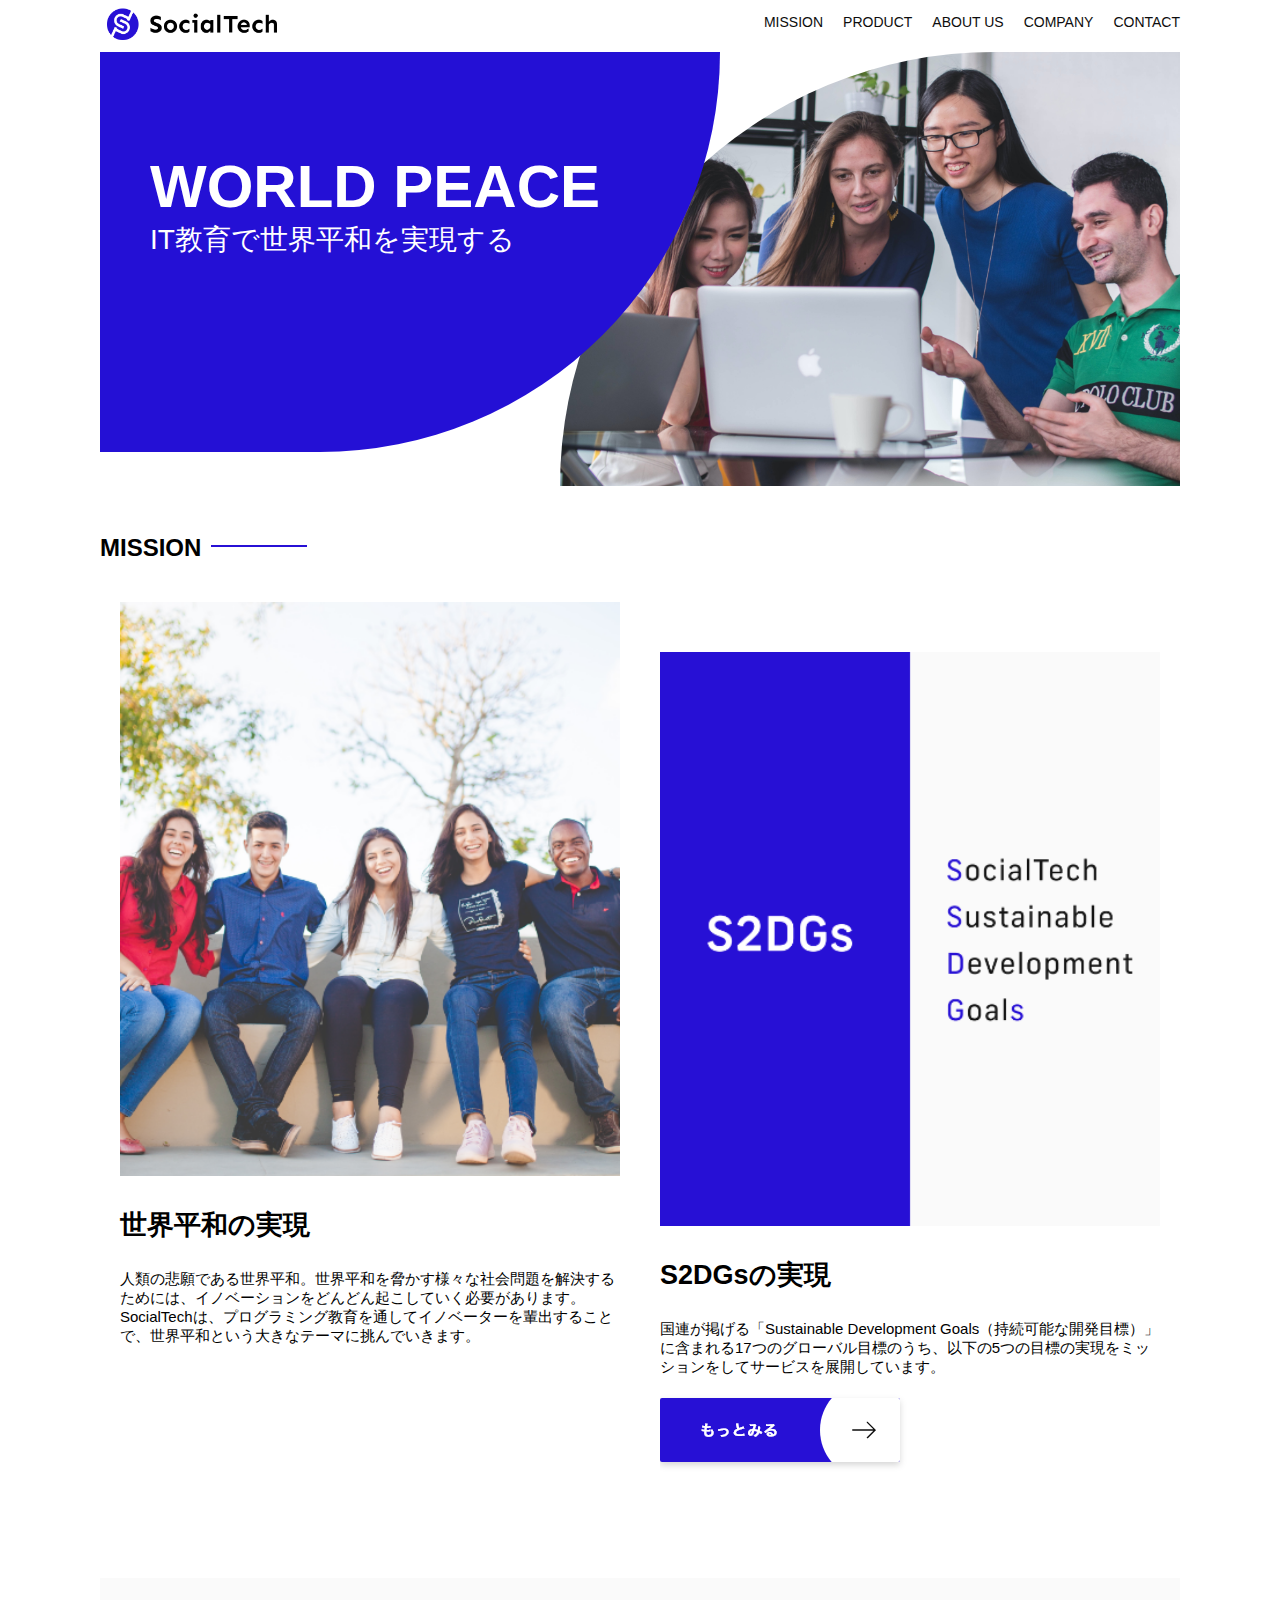
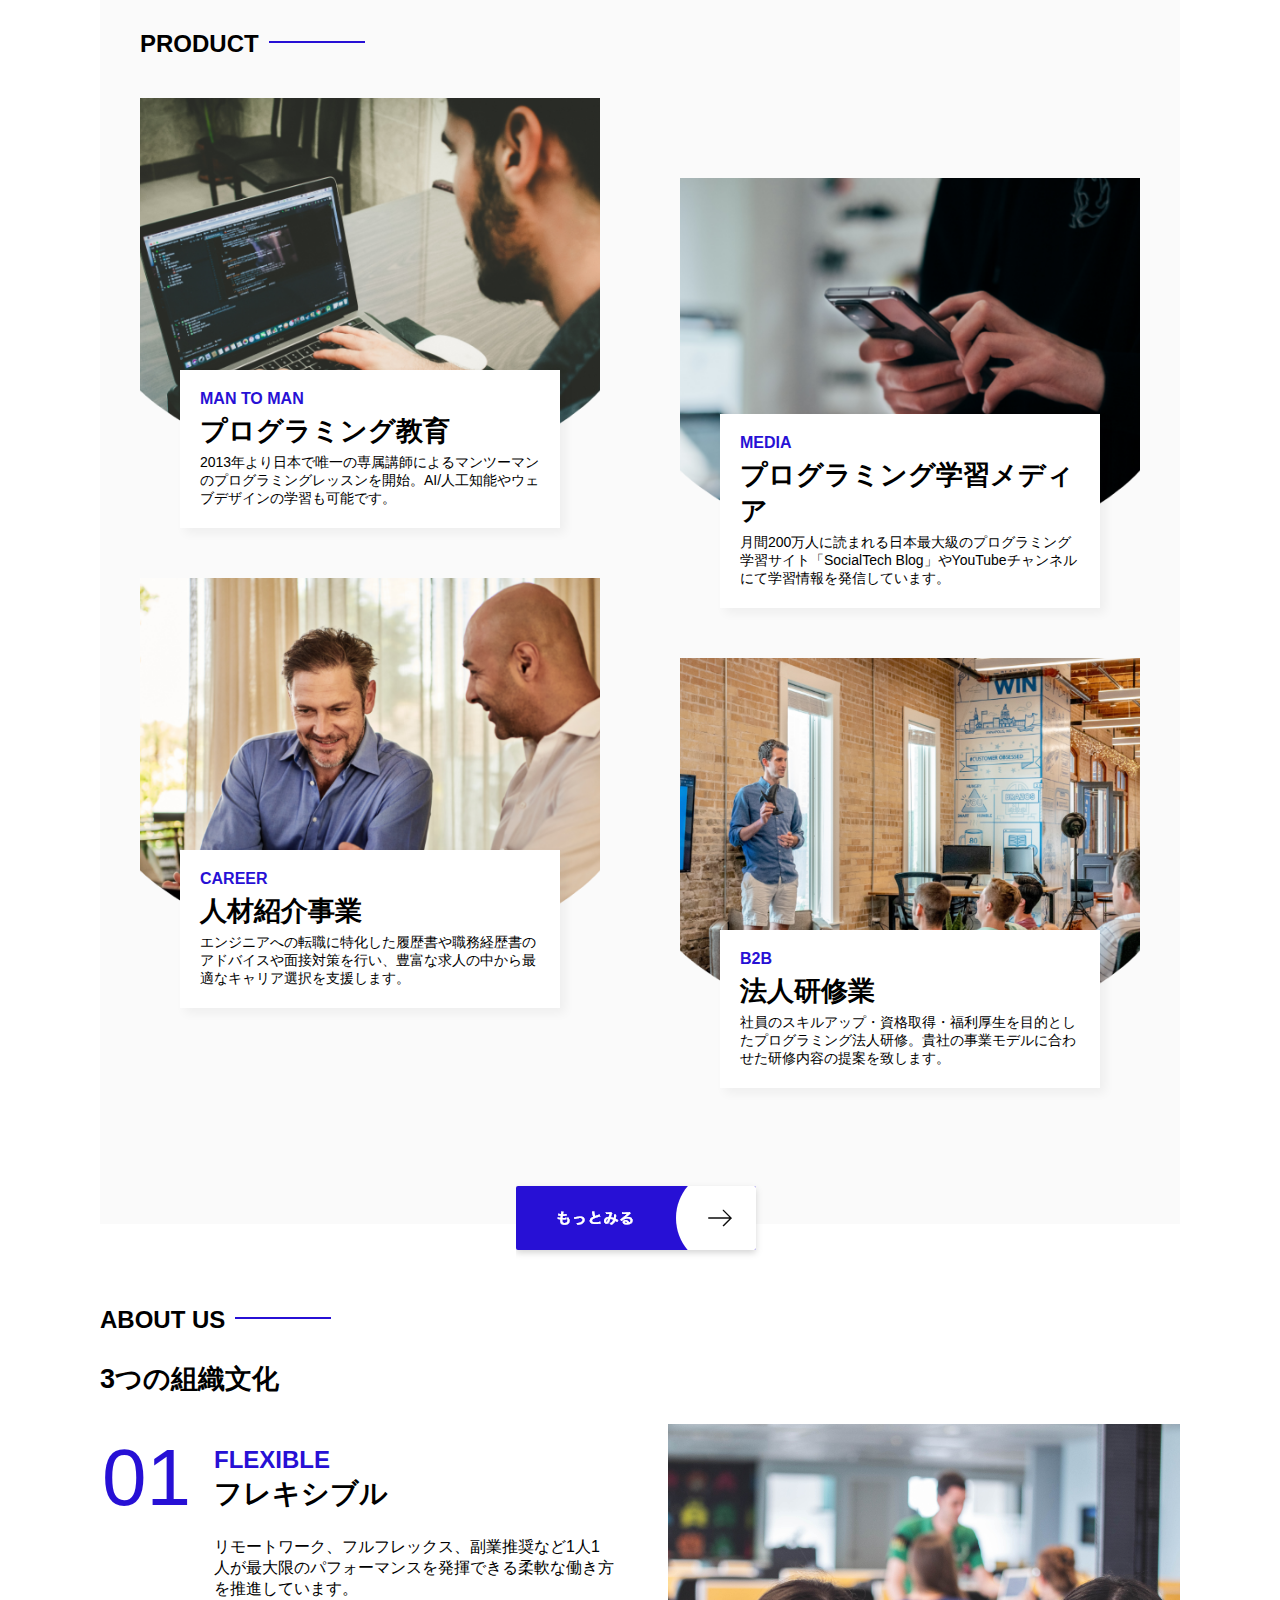
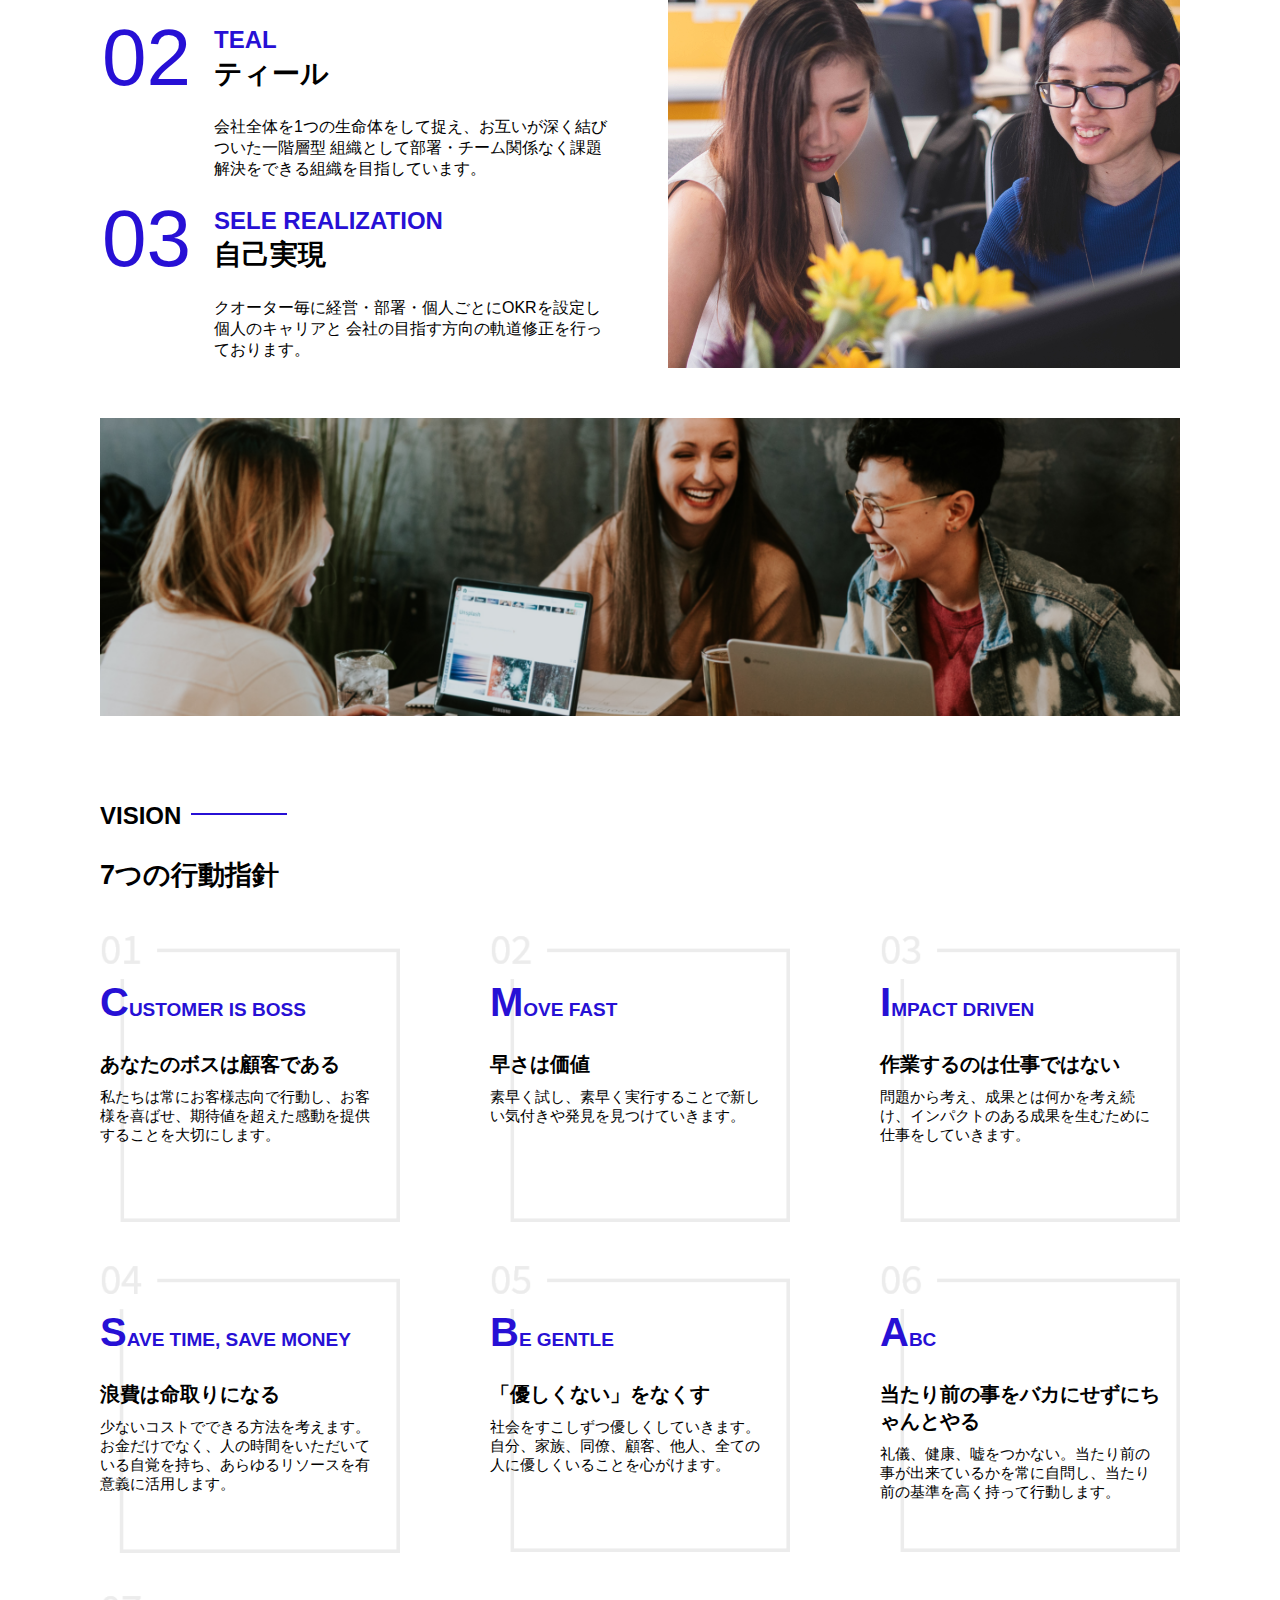
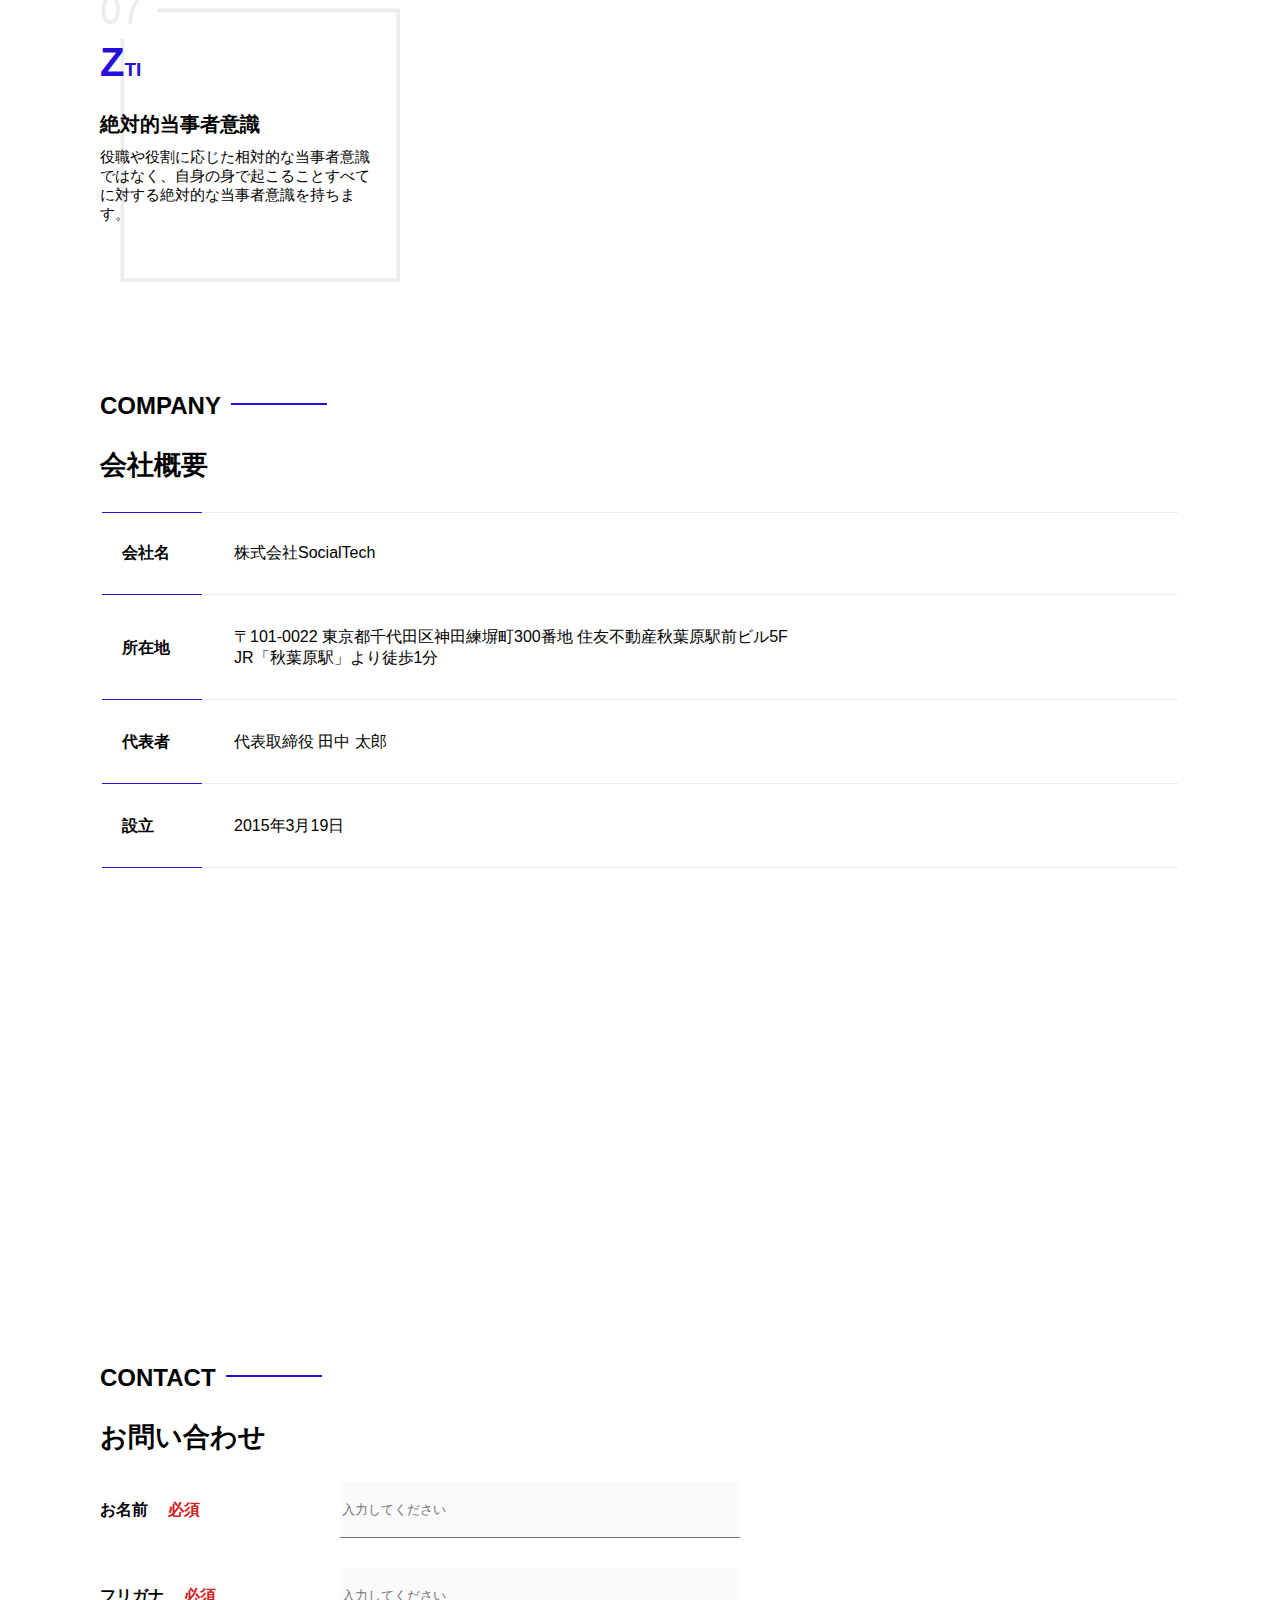
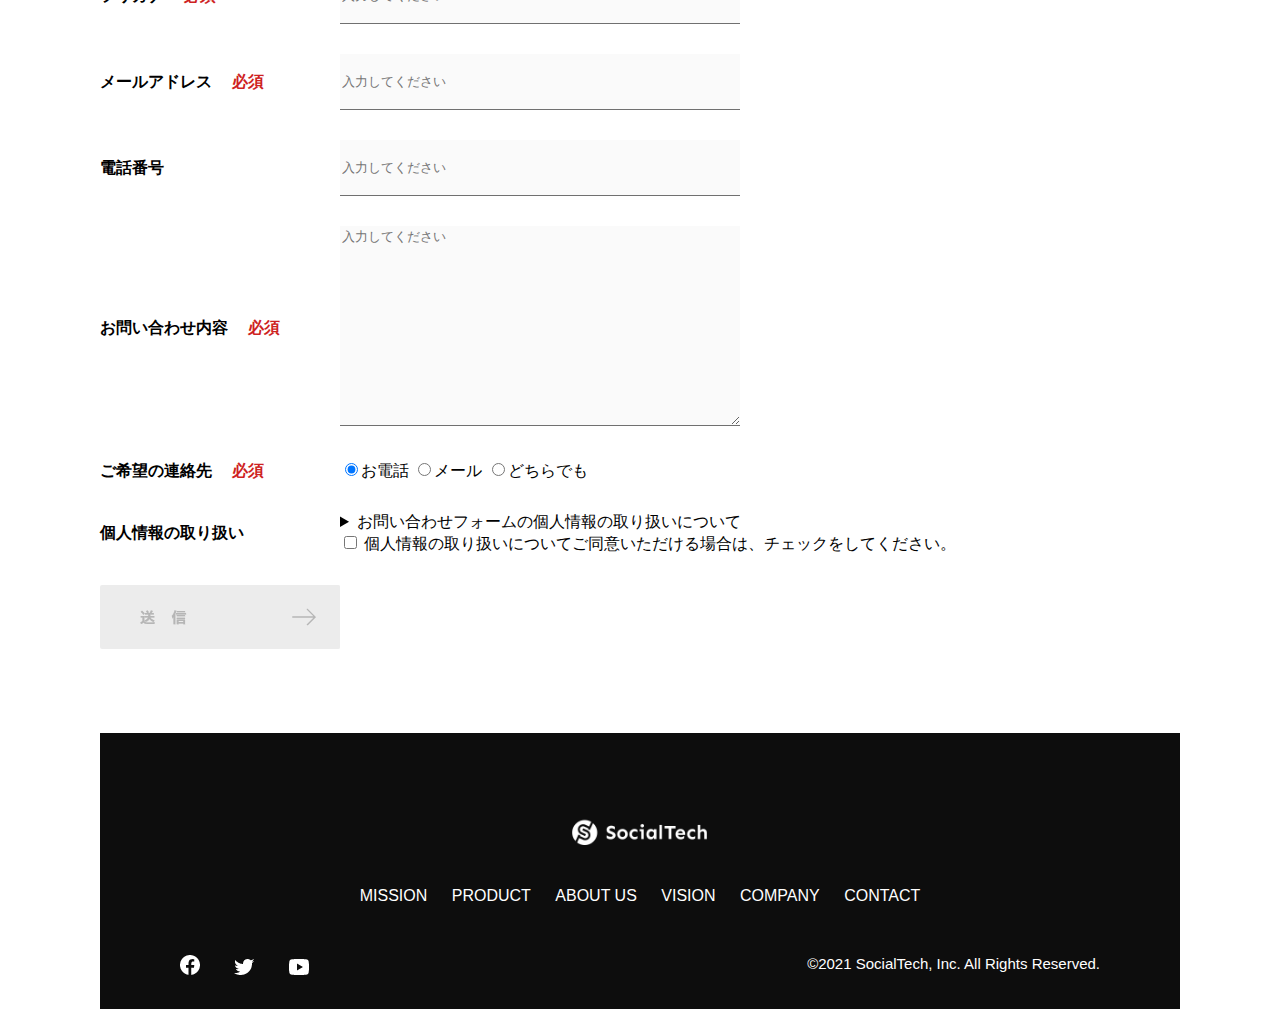
<file: index.html>
<!DOCTYPE html>
<html>
<head>
  <title>SocialTech</title>
  <meta charset="utf-8">
  <meta name="description" content="SocialTechはEdTech業界のリーディングカンパニーを目指します。">
  <meta name="viewport" content="width=device-width, inital-scale=1.0">
  <link rel="stylesheet" href="style.css">
</head>
<body>
  <!-- ヘッダー -->
  <header>
    <!-- ロゴ -->
    <a href="index.html" id="logo">
      <img src="images/logo.png" alt="トップページに戻る">
    </a>
    <!-- PC用ナビゲーション -->
    <nav id="nav-pc">
      <ul>
        <li><a href="mission.html">MISSION</a></li>
        <li><a href="product.html">PRODUCT</a></li>
        <li><a href="index.html#aboutus">ABOUT US</a></li>
        <li><a href="index.html#company">COMPANY</a></li>
        <li><a href="index.html#contact">CONTACT</a></li>
      </ul>
    </nav>
    <!-- スマホ用メニューボタン -->
    <button id="menu-sp" onclick="document.getElementById('nav-sp').style.display = 'block'">
      <img src="images/button-menu.png" alt="ナビゲーションを開く">
    </button>
    <!-- スマホ用ナビゲーション -->
    <div id="nav-sp">
      <button id="close" onclick="document.getElementById('nav-sp').style.display = 'none'">
        <img src="images/button-close.png" alt="ナビゲーションを閉じる">
      </button>

      <nav>  
        <ul>
          <li>
            <a id="logo-sp" href="index.html" onclick="document.getElementById('nav-sp').style.display = 'none'"><img src="images/logo-sp.png" alt="トップページに戻る"></a>
          </li>
          <li><a class="menu" href="mission.html" onclick="document.getElementById('nav-sp').style.display = 'none'">MISSION</a></li>
          <li><a class="menu" href="product.html" onclick="document.getElementById('nav-sp').style.display = 'none'">PRODUCT</a></li>
          <li><a class="menu" href="index.html#aboutus" onclick="document.getElementById('nav-sp').style.display = 'none'">ABOUT US</a></li>
          <li><a class="menu" href="index.html#vision" onclick="document.getElementById('nav-sp').style.display = 'none'">VISION</a></li>
          <li><a class="menu" href="index.html#company" onclick="document.getElementById('nav-sp').style.display = 'none'">COMPANY</a></li>
          <li><a class="menu" href="index.html#contact" onclick="document.getElementById('nav-sp').style.display = 'none'">CONTACT</a></li>
        </ul>
      </nav>
      <div id="sns">
        <a href="https://www.facebook.com/sejuku2013">
          <img src="images/button-facebook.png" alt="Facebookのリンク">
        </a>
        <a href="https://twitter.com/samuraijuku">
          <img src="images/button-twitter.png" alt="Twitterのリンク">
        </a>
        <a href="https://www.youtube.com/channel/UCCFOQO5aDK0xXam4cUQXT8g">
          <img src="images/button-youtube.png" alt="YouTubeのリンク">
        </a>
      </div>
    </div>
  </header>
  <main>
    <article>
      <!-- メインビジュアル -->
      <section id="main-visual">
        <div id="main-message">
          <h1>WORLD PEACE</h1>
          <p>IT教育で世界平和を実現する</p>
        </div>
        <img src="images/index/index-main.png" alt="PCの周りに集まる多国籍の仲間たち">
      </section>
      <!-- ミッション -->
      <section id="mission">
        <h2 class="index-h2">MISSION</h2>
        <div id="mission-flex">
          <div>
            <img id="mission-photo" src="images/index/index-mission.png" alt="屋外のベンチで写真撮影する多国籍の仲間たち">
            <h3>世界平和の実現</h3>
            <p>
              人類の悲願である世界平和。世界平和を脅かす様々な社会問題を解決するためには、イノベーションをどんどん起こしていく必要があります。SocialTechは、プログラミング教育を通してイノベーターを輩出することで、世界平和という大きなテーマに挑んでいきます。
            </p>
          </div>
          <div>
            <img id="s2dgs" src="images/index/s2dgs.png" alt="S2DGs">
            <h3>S2DGsの実現</h3>
            <p>
              国連が掲げる「Sustainable Development Goals（持続可能な開発目標）」に含まれる17つのグローバル目標のうち、以下の5つの目標の実現をミッションをしてサービスを展開しています。
            </p>
            <a href="mission.html">
              <img src="images/button-more.png" alt="もっとみる">
            </a>
          </div>
        </div>
      </section>
      <!-- プロダクト -->
      <section id="product">
        <h2 class="index-h2">PRODUCT</h2>
        <div class="product-flex">
          <div id="product-left">
            <div>
              <img class="product-photo" src="images/index/index-mantoman.png" alt="PCでコードを書く男性">
              <div class="product-explain">
                <span>MAN TO MAN</span>
                <h3>プログラミング教育</h3>
                <p>
                  2013年より日本で唯一の専属講師によるマンツーマンのプログラミングレッスンを開始。AI/人工知能やウェブデザインの学習も可能です。
                </p>
              </div>
            </div>
            <div>
              <img class="product-photo" src="images/index/index-career.png" alt="笑顔で話し合う2人の男性">
              <div class="product-explain">
                <span>CAREER</span>
                <h3>人材紹介事業</h3>
                <p>
                  エンジニアへの転職に特化した履歴書や職務経歴書のアドバイスや面接対策を行い、豊富な求人の中から最適なキャリア選択を支援します。
                </p>
              </div>
            </div>
          </div>
          <div id="product-right">
            <div>
              <img class="product-photo" src="images/index/index-media.png" alt="スマートフォンを操作する人">
              <div class="product-explain">
                <span>MEDIA</span>
                <h3>プログラミング学習メディア</h3>
                <p>
                  月間200万人に読まれる日本最大級のプログラミング学習サイト「SocialTech Blog」やYouTubeチャンネルにて学習情報を発信しています。
                </p>
              </div>
            </div>
            <div>
              <img class="product-photo" src="images/index/index-b2b.png" alt="講演中の男性とそれを聴く人々">
              <div class="product-explain">
                <span>B2B</span>
                <h3>法人研修業</h3>
                <p>
                  社員のスキルアップ・資格取得・福利厚生を目的としたプログラミング法人研修。貴社の事業モデルに合わせた研修内容の提案を致します。
                </p>
              </div>
            </div>
          </div>
        </div>
        <div id="product-more">
          <a href="product.html">
            <img src="images/button-more.png" alt="もっとみる">
          </a>
        </div>
      </section>
      <!-- ABOUT US -->
      <section id="aboutus">
        <h2 class="index-h2">ABOUT US</h2>
        <h3>3つの組織文化</h3>
        <div>
          <table class="culture-table">
            <tr>
              <td class="culture-num">01</td>
              <th><span class="culture-en">FLEXIBLE</span><br>フレキシブル</th>
            </tr>
            <tr>
              <td>
                <!-- 空のセル-->
              </td>
              <td class="culture-description">リモートワーク、フルフレックス、副業推奨など1人1人が最大限のパフォーマンスを発揮できる柔軟な働き方を推進しています。</td>
            </tr>
            <tr>
              <td class="culture-num">02</td>
              <th><span class="culture-en">TEAL</span><br>ティール</th>
            </tr>
            <tr>
              <td>
                <!-- 空のセル -->
              </td>
              <td class="culture-description">会社全体を1つの生命体をして捉え、お互いが深く結びついた一階層型 組織として部署・チーム関係なく課題解決をできる組織を目指しています。</td>
            </tr>
            <tr>
              <td class="culture-num">03</td>
              <th><sapn class="culture-en">SELE REALIZATION</sapn><br>自己実現</th>
            </tr>
            <tr>
              <td>
                <!-- 空のセル -->
              </td>
              <td class="culture-description">クオーター毎に経営・部署・個人ごとにOKRを設定し個人のキャリアと 会社の目指す方向の軌道修正を行っております。</td>
            </tr>  
          </table>
          <img class="culture-img" src="images/index/index-aboutus1.png" alt="笑顔で話し合う2人の女性">  
        </div>
        <img class="culture-img2" src="images/index/index-aboutus2.png" alt="笑顔で話し合う3人の男女">
      </section>
      <!-- VISION -->
      <section id="vision">
        <h2 class="index-h2">VISION</h2>
        <h3>7つの行動指針</h3>
        <div>
          <div class="vision-box">
            <img src="images/index/vision-01.png" alt="01">
            <div>
              <h4>CUSTOMER IS BOSS</h4>
              <h5>あなたのボスは顧客である</h5>
              <p>私たちは常にお客様志向で行動し、お客様を喜ばせ、期待値を超えた感動を提供することを大切にします。</p>
            </div>
          </div>
          <div class="vision-box">
            <img src="images/index/vision-02.png" alt="02">
            <div>
              <h4>MOVE FAST</h4>
              <h5>早さは価値</h5>
              <p>素早く試し、素早く実行することで新しい気付きや発見を見つけていきます。</p>
            </div>
          </div>
          <div class="vision-box">
            <img src="images/index/vision-03.png" alt="03">
            <div>
              <h4>IMPACT DRIVEN</h4>
                 <h5>作業するのは仕事ではない</h5>
                 <p>問題から考え、成果とは何かを考え続け、インパクトのある成果を生むために仕事をしていきます。</p>
            </div>
          </div>
          <div class="vision-box">
            <img src="images/index/vision-04.png" alt="04">
            <div>
              <h4>SAVE TIME, SAVE MONEY</h4>
              <h5>浪費は命取りになる</h5>
              <p>少ないコストでできる方法を考えます。お金だけでなく、人の時間をいただいている自覚を持ち、あらゆるリソースを有意義に活用します。</p>
            </div>
          </div>
          <div class="vision-box">
            <img src="images/index/vision-05.png" alt="05">
            <div>
              <h4>BE GENTLE</h4>
              <h5>「優しくない」をなくす</h5>
              <p>社会をすこしずつ優しくしていきます。自分、家族、同僚、顧客、他人、全ての人に優しくいることを心がけます。</p>
            </div>
          </div>
          <div class="vision-box">
            <img src="images/index/vision-06.png" alt="06">
            <div>
              <h4>ABC</h4>
              <h5>当たり前の事をバカにせずにちゃんとやる</h5>
              <p>礼儀、健康、嘘をつかない。当たり前の事が出来ているかを常に自問し、当たり前の基準を高く持って行動します。</p>
            </div>
          </div>
          <div class="vision-box">
            <img src="images/index/vision-07.png" alt="07">
            <div>
              <h4>ZTI</h4>
              <h5>絶対的当事者意識</h5>
              <p>役職や役割に応じた相対的な当事者意識ではなく、自身の身で起こることすべてに対する絶対的な当事者意識を持ちます。</p>
            </div>
          </div>
        </div>
      </section>
      <!-- COMPANY -->
      <section id="company">
        <h2 class="index-h2">COMPANY</h2>
        <h3>会社概要</h3>
        <table id="company-table">
          <tr>
            <th class="tableheader tableheader-first">会社名</th>
            <td class="cell cell-first">株式会社SocialTech</td>
          </tr>
          <tr>
            <th class="tableheader">所在地</th>
            <td class="cell">〒101-0022 東京都千代田区神田練塀町300番地 住友不動産秋葉原駅前ビル5F<br>JR「秋葉原駅」より徒歩1分</td>
          </tr>
          <tr>
            <th class="tableheader">代表者</th>
            <td class="cell">代表取締役 田中 太郎</td>
          </tr>
          <tr>
            <th class="tableheader">設立</th>
            <td class="cell">2015年3月19日</td>
          </tr>
        </table>
        <iframe
        src="https://www.google.com/maps/embed?pb=!1m18!1m12!1m3!1d3240.0688551336807!2d139.7720776771055!3d35.69992317258124!2m3!1f0!2f0!3f0!3m2!1i1024!2i768!4f13.1!3m3!1m2!1s0x60188fee13660e23%3A0x77137876edf742ac!2z5L2P5Y-L5LiN5YuV55Sj56eL6JGJ5Y6f6aeF5YmN44OT44Or!5e0!3m2!1sja!2sjp!4v1704858013291!5m2!1sja!2sjp"
        style="border: 0" allowfullscreen="" loading="lazy">
        </iframe>
      </section>
      <!-- お問い合わせフォーム -->
      <section id="contact">
        <h2 class="index-h2">CONTACT</h2>
        <h3>お問い合わせ</h3>
        <form>
          <div>
            <div class="contact-heading">
              <label class="contact-label">お名前<span class="contact-span">必須</span></lable>
            </div>
            <div>
              <input type="text" name="name" placeholder="入力してください" class="contact-textbox">
            </div>
          </div>
          <div>
            <div class="contact-heading">
              <label class="contact-label">フリガナ<span class="contact-span">必須</span></lable>
            </div>
            <div>
              <input type="text" name="hurigana" placeholder="入力してください" class="contact-textbox">
            </div>
          </div>
          <div>
            <div class="contact-heading">
              <label class="contact-label">メールアドレス<span class="contact-span">必須</span></label>
            </div>
            <div>
              <input type="text" name="email" placeholder="入力してください" class="contact-textbox">
            </div>
          </div>
          <div>
            <div class="contact-heading">
              <label class="contact-label">電話番号</label>
            </div>
            <div>
              <input type="text" name="tel" placeholder="入力してください" class="contact-textbox">
            </div>
          </div>
          <div>
            <div class="contact-heading">
              <label class="contact-label">お問い合わせ内容<span class="contact-span">必須</span></label>
            </div>
            <div>
              <textarea class="contact-textarea" placeholder="入力してください" name="message"></textarea>
            </div>
          </div>
          <div>
            <div class="contact-heading">
              <label class="contact-label">ご希望の連絡先<span class="contact-span">必須</span></label>
            </div>
            <div>
              <input class="radiobutton" type="radio" value="tel" name="contact" checked><label>お電話</label>
              <input class="radiobutton" type="radio" value="mail" name="contact"><label>メール</label>
              <input class="radiobutton" type="radio" value="both" name="contact"><label>どちらでも</label>
            </div>
          </div>
          <div>
            <div class="contact-heading">
              <label class="contact-label">個人情報の取り扱い</label>
            </div>
            <div>
              <details>
                <summary>お問い合わせフォームの個人情報の取り扱いについて</summary>
                   <div>
                     <dl>
                       <dt>１．組織の名称又は氏名</dt>
                       <dd>株式会社SocialTech</dd>
                       <dt>２．個人情報保護管理者（若しくはその代理人）の氏名又は職名、所属及び連絡先</dt>
                       <dd>
                         <p>鈴木 一郎 コーポレート部</p>
                         <p>メールアドレス：samurai@example.com</p>
                         <p>TEL：03-1234-5678</p>
                       </dd>
                       <dt>３．個人情報の利用目的</dt>
                       <dd>
                         <ul>
                           <li>本サービス及び本サービスに関連する情報の提供又はそれらに関する連絡のため</li>
                           <li>ユーザーの本人確認のため</li>
                           <li>当社サービスのご案内のため</li>
                           <li>当社の商品等の広告または宣伝（電子メールによるものを含むものとします。）</li>
                         </ul>
                       </dd>
                       <dt>４．個人情報の取り扱い業務の委託</dt>
                       <dd>個人情報の取扱業務の全部または一部を外部に業務委託する場合があります。その際、弊社は、個人情報を適切に保護できる管理体制を敷き実行していることを条件として委託先を厳選したうえで、機密保持契約を委託先と締結し、お客様の個人情報を厳密に管理させます。</dd>
                       <dt>５．個人情報の開示等の請求</dt>
                       <dd>
                         お客様は、弊社に対してご自身の個人情報の開示等（利用目的の通知、開示、内容の訂正・追加・削除、利用の停止または消去、第三者への提供の停止）に関して、当社問合わせ窓口に申し出ることができます。<br>
                         その際、弊社はお客様ご本人を確認させていただいたうえで、合理的な期間内に対応いたします。<br>
                         なお、個人情報に関する弊社問合わせ先は、次の通りです。
                       </dd>
                       <dd>
                         <p>株式会社SocialTech　個人情報問合せ窓口</p>
                         <p>〒150-0043　東京都千代田区神田練塀町300番地 住友不動産秋葉原駅前ビル5F</p>
                         <p>メールアドレス：samurai@example.com　TEL：03-1234-5678</p>
                       </dd>
 
                       <dt>６．個人情報を提供されることの任意性について</dt>
                       <dd>お客様がご自身の個人情報を弊社に提供されるか否かは、お客様のご判断によりますが、もしご提供されない場合には、適切なサービスが提供できない場合がありますので予めご了承ください。</dd>
                     </dl>
                   </div>
              </details>
                 <input type="checkbox" name="agree">
                 <span>個人情報の取り扱いについてご同意いただける場合は、チェックをしてください。</span>          
            </div>
          </div>
          <input type="image" src="images/button-submit.png" alt="送信する">
        </form>
      </section>
    </article>
  </main>
  <footer>
    <div id="footer-logo">
      <img src="images/logo-sp.png" alt="SocialTech">
    </div>
    <div id="footer-link">
      <a href="mission.html">MISSION</a>
      <a href="product.html">PRODUCT</a>
      <a href="index.html#aboutus">ABOUT US</a>
      <a href="index.html#vision">VISION</a>
      <a href="index.html#company">COMPANY</a>
      <a href="index.html#contact">CONTACT</a>
    </div>
    <div id="sns-footer">
      <div class="sns-btns">
        <a href="https://www.facebook.com/sejuku2013"><img src="images/button-facebook.png" alt="Facebookのリンク"></a>
        <a href="https://twitter.com/samuraijuku"><img src="images/button-twitter.png" alt="Twitterのリンク"></a>
        <a href="https://www.youtube.com/channel/UCCFOQO5aDK0xXam4cUQXT8g"><img src="images/button-youtube.png" alt="YouTubeのリンク"></a>
      </div>
      <p id="copyright">&copy;2021 SocialTech, Inc. All Rights Reserved.</p>
    </div>
  </footer>
</body>  
</html>
</file>
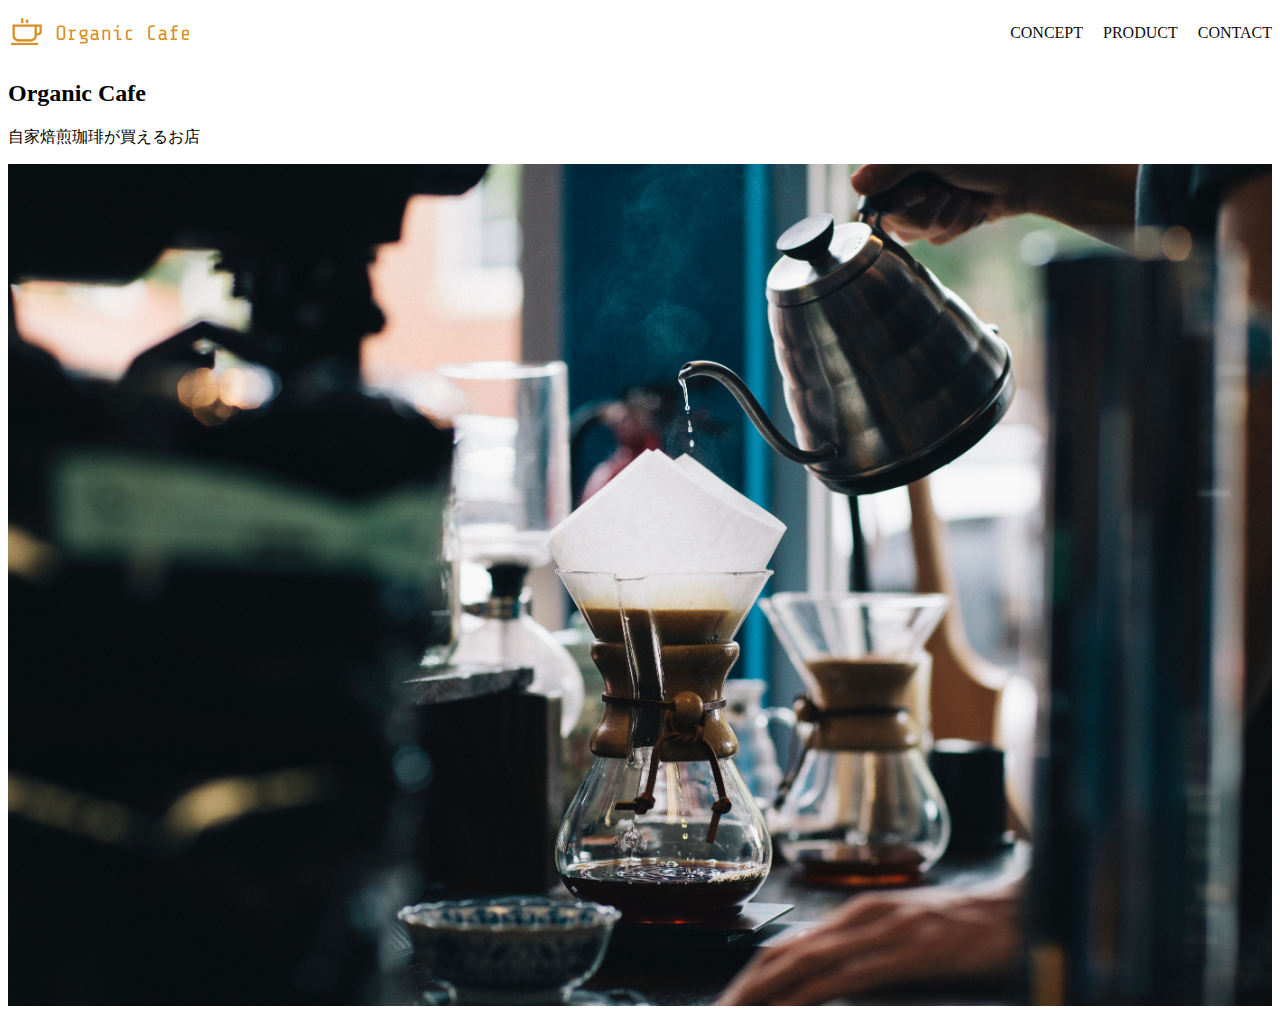
<file: html-css-kadai_013/index.html>
<!DOCTYPE html>
<html>
  <head>
    <title>ハンバーガーメニューの実装</title>
    <meta charset="utf-8">
    <meta name="viewport" content="width=device-width, initial-scale=1.0">
    <link rel="stylesheet" href="style.css">
  </head>
  <body>
    <header>
      <!-- ロゴ -->
      <a href="index.html" id="logo">
        <img src="images/logo.png" alt="ロゴ">
      </a>

      <!-- PC用ナビゲーション -->
      <nav id="nav-pc">
        <ul>
          <li><a href="index.html#concept">CONCEPT</a></li>
          <li><a href="index.html#product">PRODUCT</a></li>
          <li><a href="index.html#contact">CONTACT</a></li>
        </ul>
      </nav>

      <!-- スマホ用メニューボタン -->
      <img id="menu-sp" src="images/button-menu.png" alt="ナビゲーションを開く" onclick="document.getElementById('nav-sp').style.display = 'block'">

      <!-- スマホ用ナビゲーション-->
      <nav id="nav-sp">
        <ul>
          <li>
            <img id="close" src="images/button-close.png" alt="ナビゲーションを閉じる" onclick="document.getElementById('nav-sp').style.display = 'none'">
          </li>
          <li>
            <a id="logo-sp" href="index.html" onclick="document.getElementById('nav-sp').style.display = 'none'">
              <img src="images/logo-sp.png" alt="トップページに戻る" onclick="document.getElementById('nav-sp').style.display = 'none'">
            </a>
          </li>
          <li><a class="menu" href="index.html#concept" onclick="document.getElementById('nav-sp').style.display = 'none'">CONCEPT</a></li>
          <li><a class="menu" href="index.html#product" onclick="document.getElementById('nav-sp').style.display = 'none'">PRODUCT</a></li>
          <li><a class="menu" href="index.html#contact" onclick="document.getElementById('nav-sp').style.display = 'none'">CONTACT</a></li>
        </ul>
      </nav>
    </header>
    <main>
      <div>
        <h2>Organic Cafe</h2>
        <p>自家焙煎珈琲が買えるお店</p>
        <img id="photo" src="images/main-image.jpg" alt="コーヒーを入れている絵">
      </div>
    </main>
  </body>
</html>
</file>
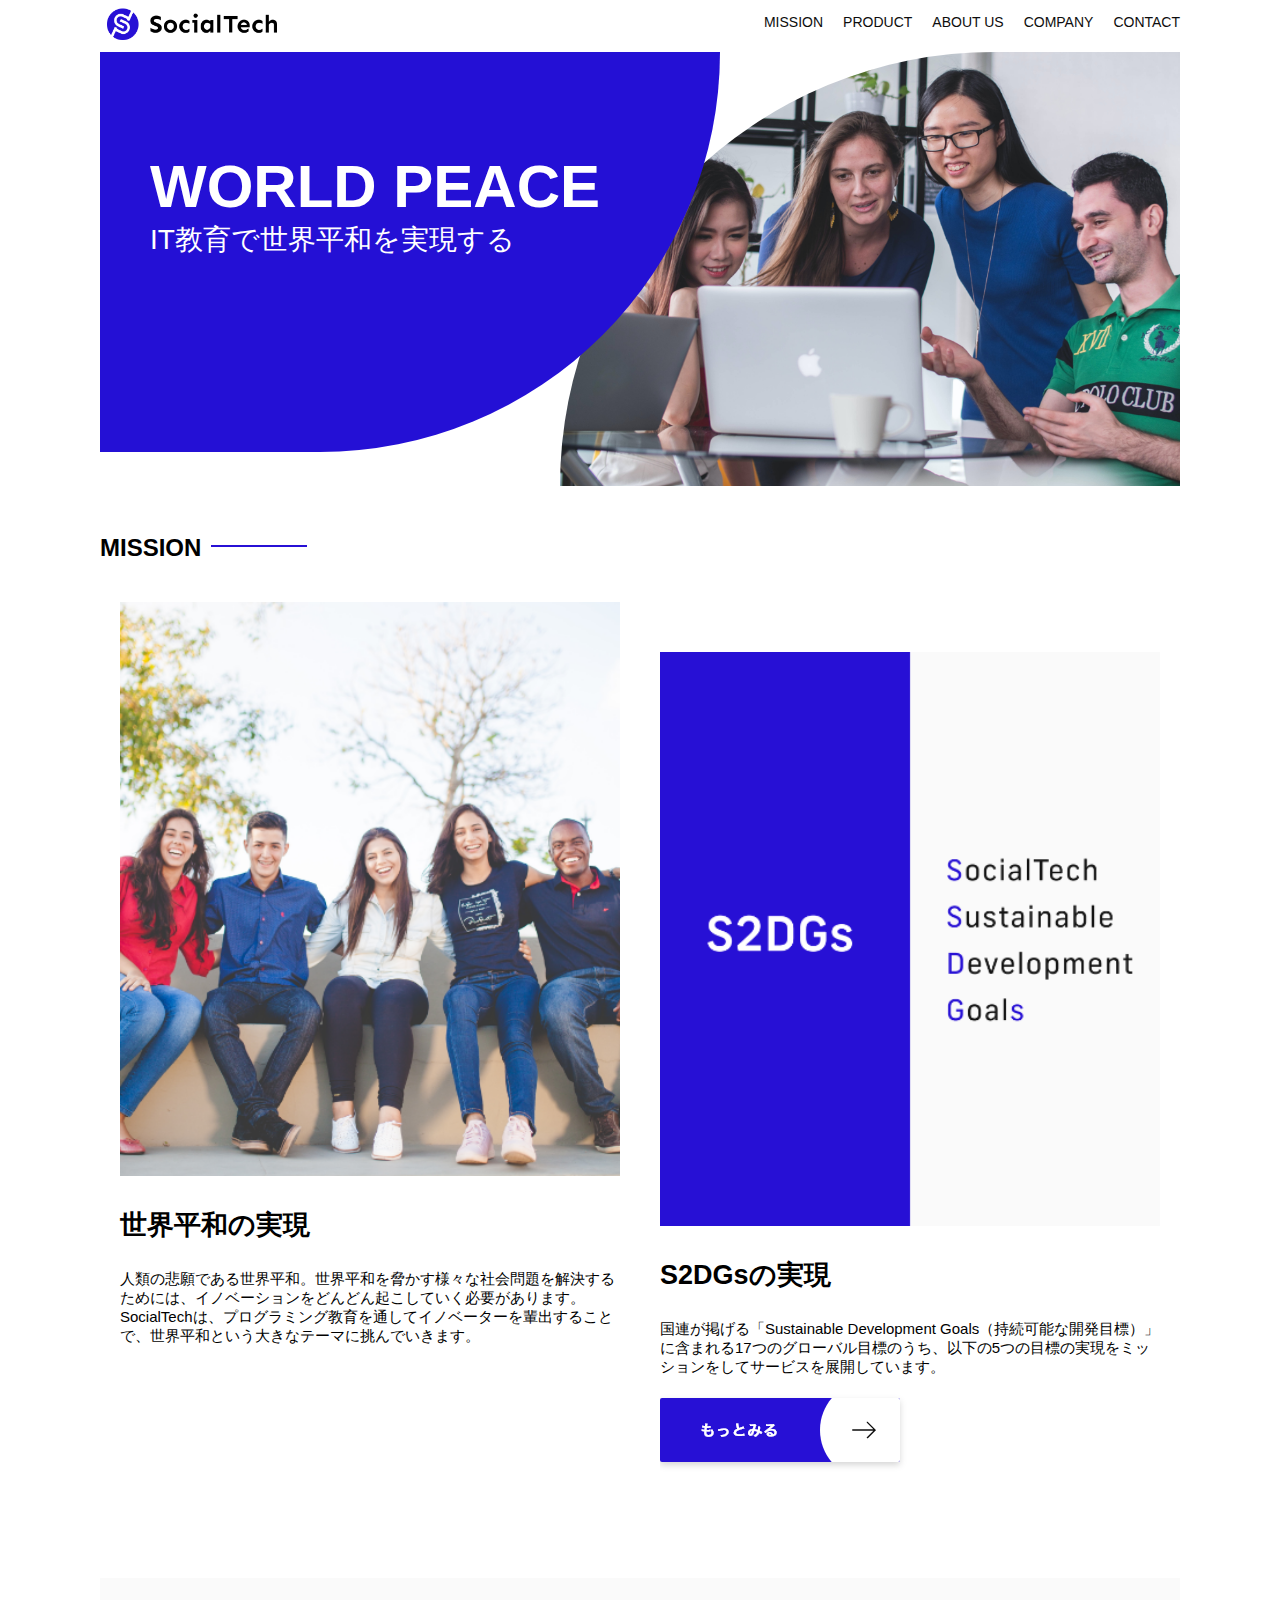
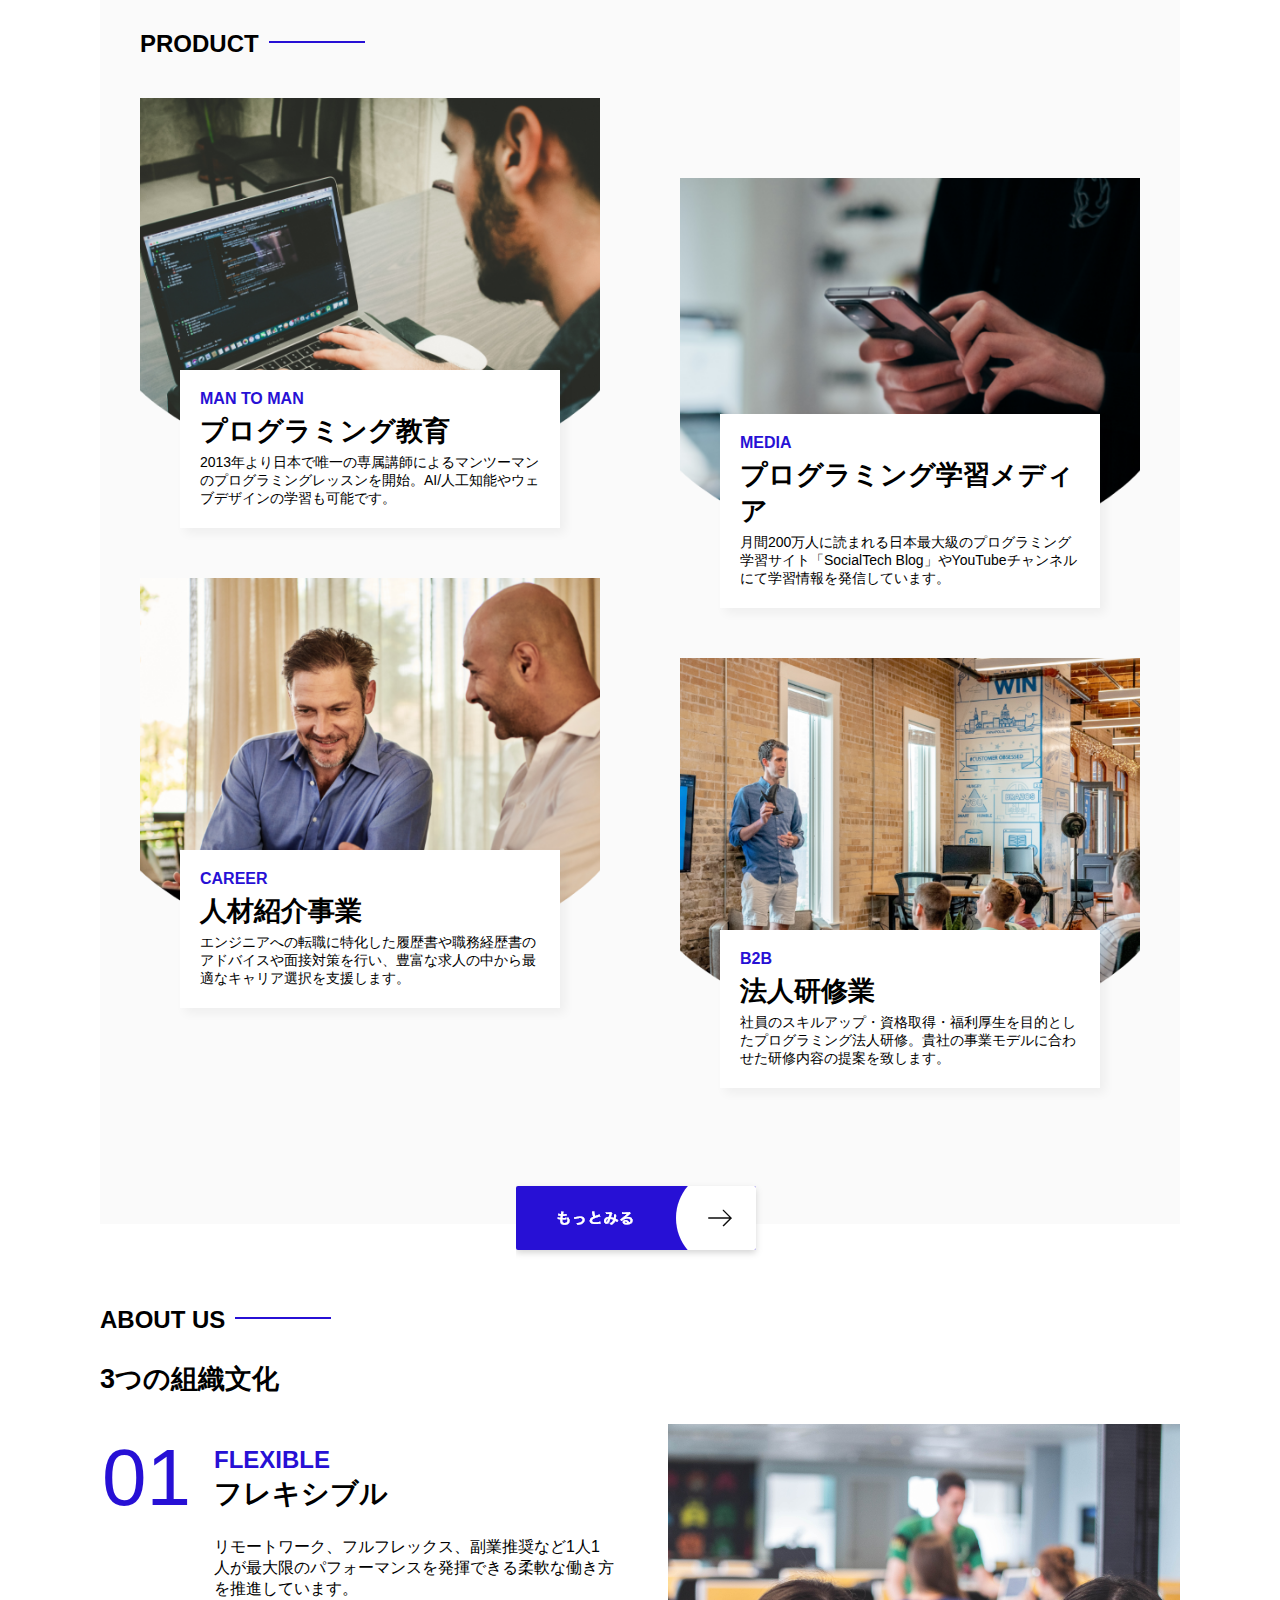
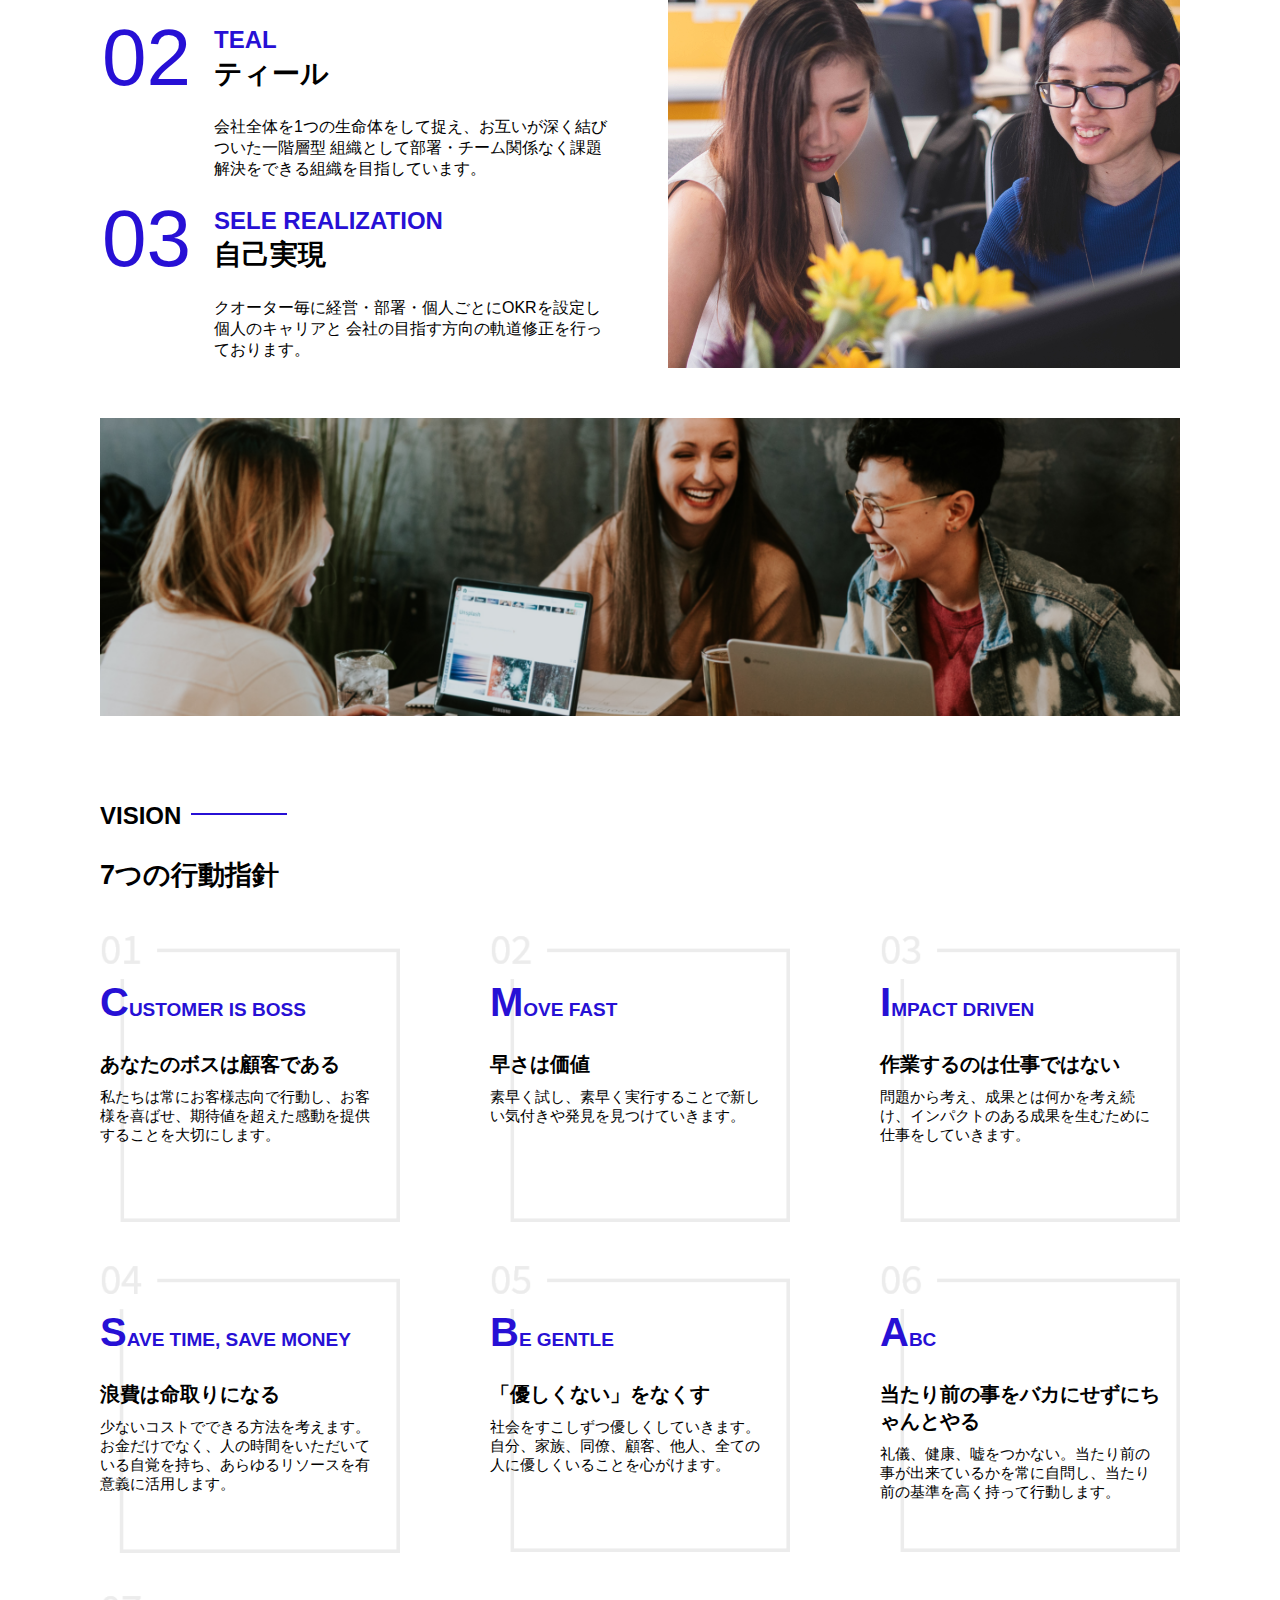
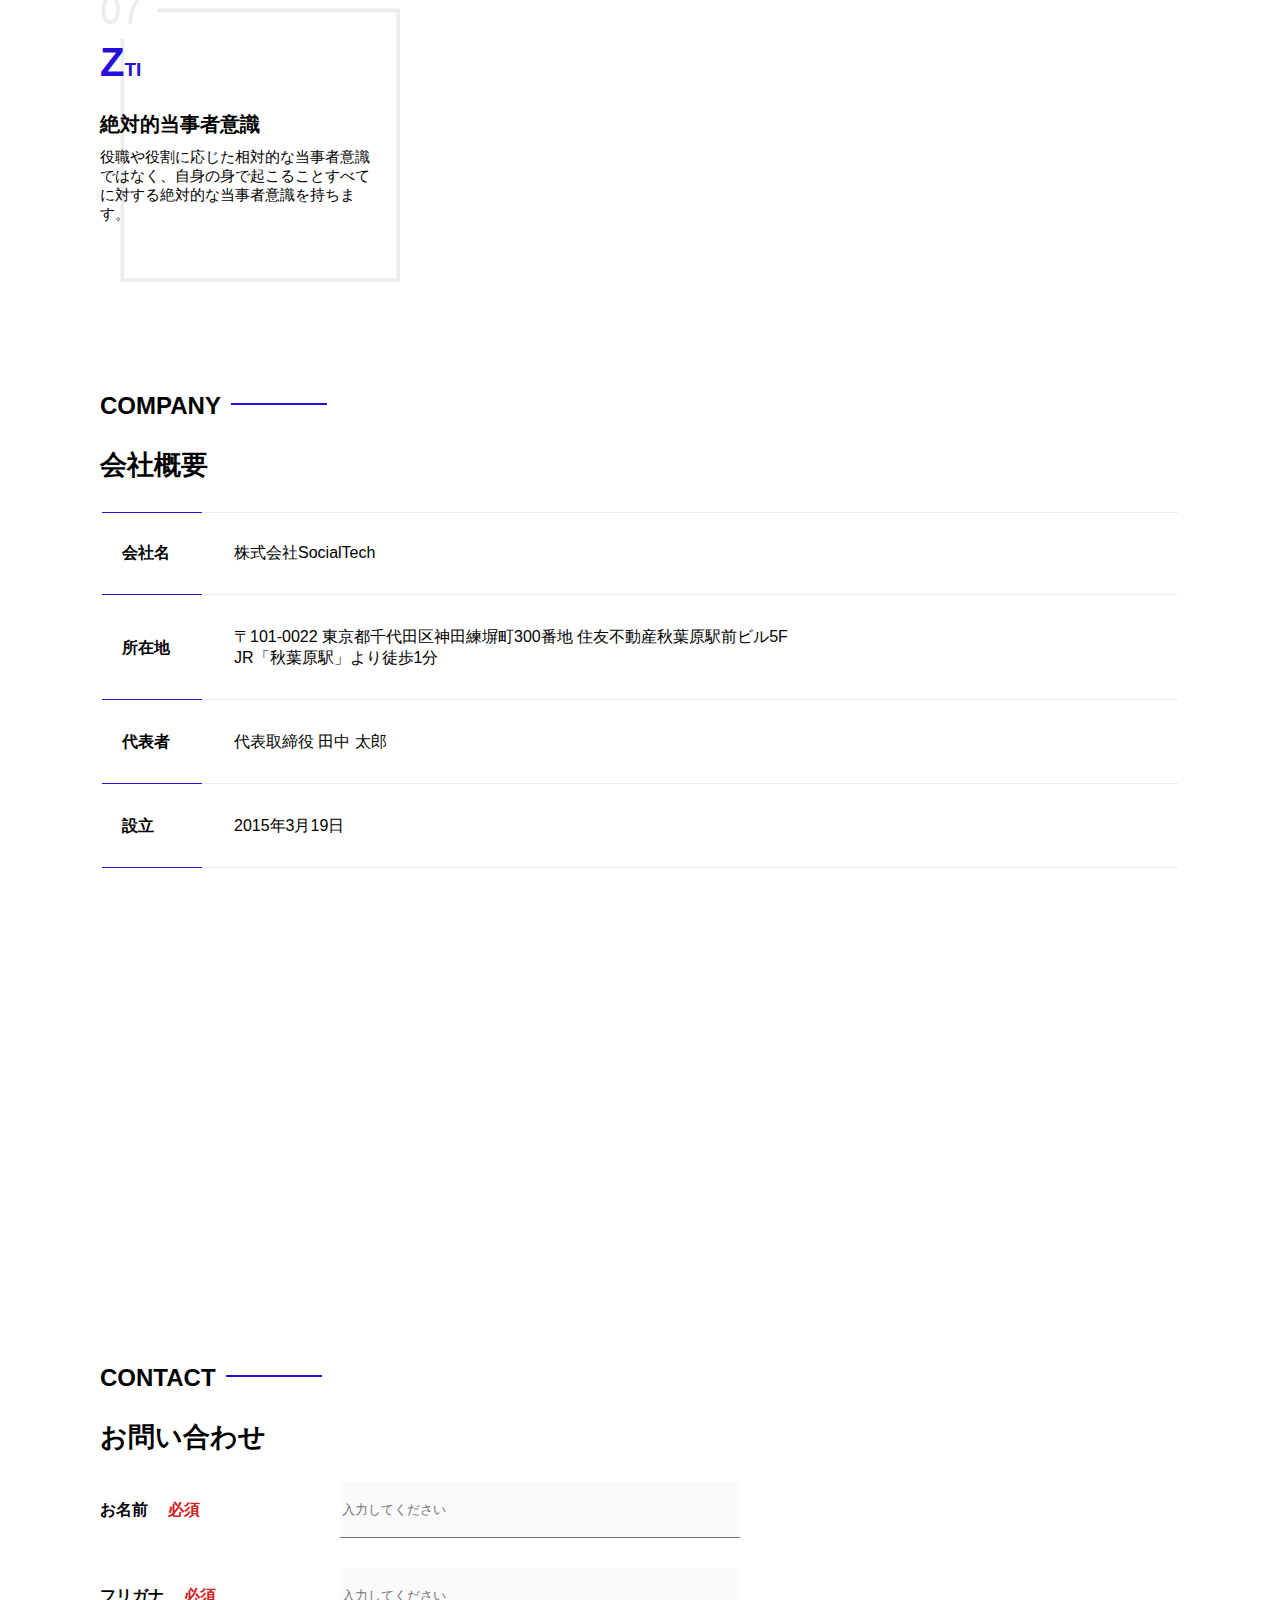
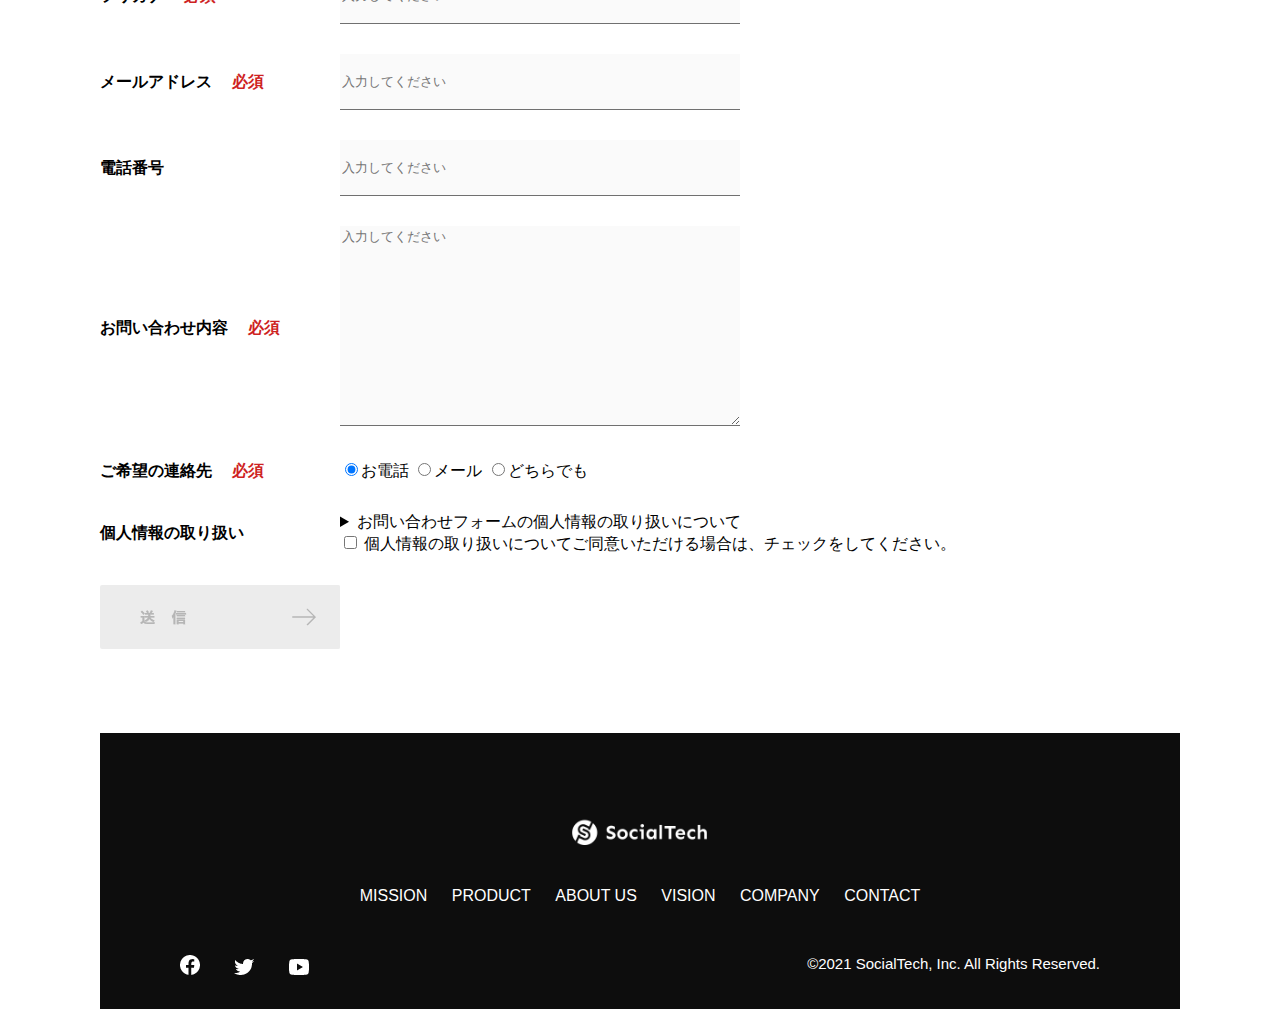
<file: kadai-tutorial_output/index.html>
<!DOCTYPE html>
<html>
<head>
  <title>SocialTech</title>
  <meta charset="utf-8">
  <meta name="description" content="SocialTechはEdTech業界のリーディングカンパニーを目指します。">
  <meta name="viewport" content="width=device-width, inital-scale=1.0">
  <link rel="stylesheet" href="style.css">
</head>
<body>
  <!-- ヘッダー -->
  <header>
    <!-- ロゴ -->
    <a href="index.html" id="logo">
      <img src="images/logo.png" alt="トップページに戻る">
    </a>
    <!-- PC用ナビゲーション -->
    <nav id="nav-pc">
      <ul>
        <li><a href="mission.html">MISSION</a></li>
        <li><a href="product.html">PRODUCT</a></li>
        <li><a href="index.html#aboutus">ABOUT US</a></li>
        <li><a href="index.html#company">COMPANY</a></li>
        <li><a href="index.html#contact">CONTACT</a></li>
      </ul>
    </nav>
    <!-- スマホ用メニューボタン -->
    <button id="menu-sp" onclick="document.getElementById('nav-sp').style.display = 'block'">
      <img src="images/button-menu.png" alt="ナビゲーションを開く">
    </button>
    <!-- スマホ用ナビゲーション -->
    <div id="nav-sp">
      <button id="close" onclick="document.getElementById('nav-sp').style.display = 'none'">
        <img src="images/button-close.png" alt="ナビゲーションを閉じる">
      </button>

      <nav>  
        <ul>
          <li>
            <a id="logo-sp" href="index.html" onclick="document.getElementById('nav-sp').style.display = 'none'"><img src="images/logo-sp.png" alt="トップページに戻る"></a>
          </li>
          <li><a class="menu" href="mission.html" onclick="document.getElementById('nav-sp').style.display = 'none'">MISSION</a></li>
          <li><a class="menu" href="product.html" onclick="document.getElementById('nav-sp').style.display = 'none'">PRODUCT</a></li>
          <li><a class="menu" href="index.html#aboutus" onclick="document.getElementById('nav-sp').style.display = 'none'">ABOUT US</a></li>
          <li><a class="menu" href="index.html#vision" onclick="document.getElementById('nav-sp').style.display = 'none'">VISION</a></li>
          <li><a class="menu" href="index.html#company" onclick="document.getElementById('nav-sp').style.display = 'none'">COMPANY</a></li>
          <li><a class="menu" href="index.html#contact" onclick="document.getElementById('nav-sp').style.display = 'none'">CONTACT</a></li>
        </ul>
      </nav>
      <div id="sns">
        <a href="https://www.facebook.com/sejuku2013">
          <img src="images/button-facebook.png" alt="Facebookのリンク">
        </a>
        <a href="https://twitter.com/samuraijuku">
          <img src="images/button-twitter.png" alt="Twitterのリンク">
        </a>
        <a href="https://www.youtube.com/channel/UCCFOQO5aDK0xXam4cUQXT8g">
          <img src="images/button-youtube.png" alt="YouTubeのリンク">
        </a>
      </div>
    </div>
  </header>
  <main>
    <article>
      <!-- メインビジュアル -->
      <section id="main-visual">
        <div id="main-message">
          <h1>WORLD PEACE</h1>
          <p>IT教育で世界平和を実現する</p>
        </div>
        <img src="images/index/index-main.png" alt="PCの周りに集まる多国籍の仲間たち">
      </section>
      <!-- ミッション -->
      <section id="mission">
        <h2 class="index-h2">MISSION</h2>
        <div id="mission-flex">
          <div>
            <img id="mission-photo" src="images/index/index-mission.png" alt="屋外のベンチで写真撮影する多国籍の仲間たち">
            <h3>世界平和の実現</h3>
            <p>
              人類の悲願である世界平和。世界平和を脅かす様々な社会問題を解決するためには、イノベーションをどんどん起こしていく必要があります。SocialTechは、プログラミング教育を通してイノベーターを輩出することで、世界平和という大きなテーマに挑んでいきます。
            </p>
          </div>
          <div>
            <img id="s2dgs" src="images/index/s2dgs.png" alt="S2DGs">
            <h3>S2DGsの実現</h3>
            <p>
              国連が掲げる「Sustainable Development Goals（持続可能な開発目標）」に含まれる17つのグローバル目標のうち、以下の5つの目標の実現をミッションをしてサービスを展開しています。
            </p>
            <a href="mission.html">
              <img src="images/button-more.png" alt="もっとみる">
            </a>
          </div>
        </div>
      </section>
      <!-- プロダクト -->
      <section id="product">
        <h2 class="index-h2">PRODUCT</h2>
        <div class="product-flex">
          <div id="product-left">
            <div>
              <img class="product-photo" src="images/index/index-mantoman.png" alt="PCでコードを書く男性">
              <div class="product-explain">
                <span>MAN TO MAN</span>
                <h3>プログラミング教育</h3>
                <p>
                  2013年より日本で唯一の専属講師によるマンツーマンのプログラミングレッスンを開始。AI/人工知能やウェブデザインの学習も可能です。
                </p>
              </div>
            </div>
            <div>
              <img class="product-photo" src="images/index/index-career.png" alt="笑顔で話し合う2人の男性">
              <div class="product-explain">
                <span>CAREER</span>
                <h3>人材紹介事業</h3>
                <p>
                  エンジニアへの転職に特化した履歴書や職務経歴書のアドバイスや面接対策を行い、豊富な求人の中から最適なキャリア選択を支援します。
                </p>
              </div>
            </div>
          </div>
          <div id="product-right">
            <div>
              <img class="product-photo" src="images/index/index-media.png" alt="スマートフォンを操作する人">
              <div class="product-explain">
                <span>MEDIA</span>
                <h3>プログラミング学習メディア</h3>
                <p>
                  月間200万人に読まれる日本最大級のプログラミング学習サイト「SocialTech Blog」やYouTubeチャンネルにて学習情報を発信しています。
                </p>
              </div>
            </div>
            <div>
              <img class="product-photo" src="images/index/index-b2b.png" alt="講演中の男性とそれを聴く人々">
              <div class="product-explain">
                <span>B2B</span>
                <h3>法人研修業</h3>
                <p>
                  社員のスキルアップ・資格取得・福利厚生を目的としたプログラミング法人研修。貴社の事業モデルに合わせた研修内容の提案を致します。
                </p>
              </div>
            </div>
          </div>
        </div>
        <div id="product-more">
          <a href="product.html">
            <img src="images/button-more.png" alt="もっとみる">
          </a>
        </div>
      </section>
      <!-- ABOUT US -->
      <section id="aboutus">
        <h2 class="index-h2">ABOUT US</h2>
        <h3>3つの組織文化</h3>
        <div>
          <table class="culture-table">
            <tr>
              <td class="culture-num">01</td>
              <th><span class="culture-en">FLEXIBLE</span><br>フレキシブル</th>
            </tr>
            <tr>
              <td>
                <!-- 空のセル-->
              </td>
              <td class="culture-description">リモートワーク、フルフレックス、副業推奨など1人1人が最大限のパフォーマンスを発揮できる柔軟な働き方を推進しています。</td>
            </tr>
            <tr>
              <td class="culture-num">02</td>
              <th><span class="culture-en">TEAL</span><br>ティール</th>
            </tr>
            <tr>
              <td>
                <!-- 空のセル -->
              </td>
              <td class="culture-description">会社全体を1つの生命体をして捉え、お互いが深く結びついた一階層型 組織として部署・チーム関係なく課題解決をできる組織を目指しています。</td>
            </tr>
            <tr>
              <td class="culture-num">03</td>
              <th><sapn class="culture-en">SELE REALIZATION</sapn><br>自己実現</th>
            </tr>
            <tr>
              <td>
                <!-- 空のセル -->
              </td>
              <td class="culture-description">クオーター毎に経営・部署・個人ごとにOKRを設定し個人のキャリアと 会社の目指す方向の軌道修正を行っております。</td>
            </tr>  
          </table>
          <img class="culture-img" src="images/index/index-aboutus1.png" alt="笑顔で話し合う2人の女性">  
        </div>
        <img class="culture-img2" src="images/index/index-aboutus2.png" alt="笑顔で話し合う3人の男女">
      </section>
      <!-- VISION -->
      <section id="vision">
        <h2 class="index-h2">VISION</h2>
        <h3>7つの行動指針</h3>
        <div>
          <div class="vision-box">
            <img src="images/index/vision-01.png" alt="01">
            <div>
              <h4>CUSTOMER IS BOSS</h4>
              <h5>あなたのボスは顧客である</h5>
              <p>私たちは常にお客様志向で行動し、お客様を喜ばせ、期待値を超えた感動を提供することを大切にします。</p>
            </div>
          </div>
          <div class="vision-box">
            <img src="images/index/vision-02.png" alt="02">
            <div>
              <h4>MOVE FAST</h4>
              <h5>早さは価値</h5>
              <p>素早く試し、素早く実行することで新しい気付きや発見を見つけていきます。</p>
            </div>
          </div>
          <div class="vision-box">
            <img src="images/index/vision-03.png" alt="03">
            <div>
              <h4>IMPACT DRIVEN</h4>
                 <h5>作業するのは仕事ではない</h5>
                 <p>問題から考え、成果とは何かを考え続け、インパクトのある成果を生むために仕事をしていきます。</p>
            </div>
          </div>
          <div class="vision-box">
            <img src="images/index/vision-04.png" alt="04">
            <div>
              <h4>SAVE TIME, SAVE MONEY</h4>
              <h5>浪費は命取りになる</h5>
              <p>少ないコストでできる方法を考えます。お金だけでなく、人の時間をいただいている自覚を持ち、あらゆるリソースを有意義に活用します。</p>
            </div>
          </div>
          <div class="vision-box">
            <img src="images/index/vision-05.png" alt="05">
            <div>
              <h4>BE GENTLE</h4>
              <h5>「優しくない」をなくす</h5>
              <p>社会をすこしずつ優しくしていきます。自分、家族、同僚、顧客、他人、全ての人に優しくいることを心がけます。</p>
            </div>
          </div>
          <div class="vision-box">
            <img src="images/index/vision-06.png" alt="06">
            <div>
              <h4>ABC</h4>
              <h5>当たり前の事をバカにせずにちゃんとやる</h5>
              <p>礼儀、健康、嘘をつかない。当たり前の事が出来ているかを常に自問し、当たり前の基準を高く持って行動します。</p>
            </div>
          </div>
          <div class="vision-box">
            <img src="images/index/vision-07.png" alt="07">
            <div>
              <h4>ZTI</h4>
              <h5>絶対的当事者意識</h5>
              <p>役職や役割に応じた相対的な当事者意識ではなく、自身の身で起こることすべてに対する絶対的な当事者意識を持ちます。</p>
            </div>
          </div>
        </div>
      </section>
      <!-- COMPANY -->
      <section id="company">
        <h2 class="index-h2">COMPANY</h2>
        <h3>会社概要</h3>
        <table id="company-table">
          <tr>
            <th class="tableheader tableheader-first">会社名</th>
            <td class="cell cell-first">株式会社SocialTech</td>
          </tr>
          <tr>
            <th class="tableheader">所在地</th>
            <td class="cell">〒101-0022 東京都千代田区神田練塀町300番地 住友不動産秋葉原駅前ビル5F<br>JR「秋葉原駅」より徒歩1分</td>
          </tr>
          <tr>
            <th class="tableheader">代表者</th>
            <td class="cell">代表取締役 田中 太郎</td>
          </tr>
          <tr>
            <th class="tableheader">設立</th>
            <td class="cell">2015年3月19日</td>
          </tr>
        </table>
        <iframe
        src="https://www.google.com/maps/embed?pb=!1m18!1m12!1m3!1d3240.0688551336807!2d139.7720776771055!3d35.69992317258124!2m3!1f0!2f0!3f0!3m2!1i1024!2i768!4f13.1!3m3!1m2!1s0x60188fee13660e23%3A0x77137876edf742ac!2z5L2P5Y-L5LiN5YuV55Sj56eL6JGJ5Y6f6aeF5YmN44OT44Or!5e0!3m2!1sja!2sjp!4v1704858013291!5m2!1sja!2sjp"
        style="border: 0" allowfullscreen="" loading="lazy">
        </iframe>
      </section>
      <!-- お問い合わせフォーム -->
      <section id="contact">
        <h2 class="index-h2">CONTACT</h2>
        <h3>お問い合わせ</h3>
        <form>
          <div>
            <div class="contact-heading">
              <label class="contact-label">お名前<span class="contact-span">必須</span></lable>
            </div>
            <div>
              <input type="text" name="name" placeholder="入力してください" class="contact-textbox">
            </div>
          </div>
          <div>
            <div class="contact-heading">
              <label class="contact-label">フリガナ<span class="contact-span">必須</span></lable>
            </div>
            <div>
              <input type="text" name="hurigana" placeholder="入力してください" class="contact-textbox">
            </div>
          </div>
          <div>
            <div class="contact-heading">
              <label class="contact-label">メールアドレス<span class="contact-span">必須</span></label>
            </div>
            <div>
              <input type="text" name="email" placeholder="入力してください" class="contact-textbox">
            </div>
          </div>
          <div>
            <div class="contact-heading">
              <label class="contact-label">電話番号</label>
            </div>
            <div>
              <input type="text" name="tel" placeholder="入力してください" class="contact-textbox">
            </div>
          </div>
          <div>
            <div class="contact-heading">
              <label class="contact-label">お問い合わせ内容<span class="contact-span">必須</span></label>
            </div>
            <div>
              <textarea class="contact-textarea" placeholder="入力してください" name="message"></textarea>
            </div>
          </div>
          <div>
            <div class="contact-heading">
              <label class="contact-label">ご希望の連絡先<span class="contact-span">必須</span></label>
            </div>
            <div>
              <input class="radiobutton" type="radio" value="tel" name="contact" checked><label>お電話</label>
              <input class="radiobutton" type="radio" value="mail" name="contact"><label>メール</label>
              <input class="radiobutton" type="radio" value="both" name="contact"><label>どちらでも</label>
            </div>
          </div>
          <div>
            <div class="contact-heading">
              <label class="contact-label">個人情報の取り扱い</label>
            </div>
            <div>
              <details>
                <summary>お問い合わせフォームの個人情報の取り扱いについて</summary>
                   <div>
                     <dl>
                       <dt>１．組織の名称又は氏名</dt>
                       <dd>株式会社SocialTech</dd>
                       <dt>２．個人情報保護管理者（若しくはその代理人）の氏名又は職名、所属及び連絡先</dt>
                       <dd>
                         <p>鈴木 一郎 コーポレート部</p>
                         <p>メールアドレス：samurai@example.com</p>
                         <p>TEL：03-1234-5678</p>
                       </dd>
                       <dt>３．個人情報の利用目的</dt>
                       <dd>
                         <ul>
                           <li>本サービス及び本サービスに関連する情報の提供又はそれらに関する連絡のため</li>
                           <li>ユーザーの本人確認のため</li>
                           <li>当社サービスのご案内のため</li>
                           <li>当社の商品等の広告または宣伝（電子メールによるものを含むものとします。）</li>
                         </ul>
                       </dd>
                       <dt>４．個人情報の取り扱い業務の委託</dt>
                       <dd>個人情報の取扱業務の全部または一部を外部に業務委託する場合があります。その際、弊社は、個人情報を適切に保護できる管理体制を敷き実行していることを条件として委託先を厳選したうえで、機密保持契約を委託先と締結し、お客様の個人情報を厳密に管理させます。</dd>
                       <dt>５．個人情報の開示等の請求</dt>
                       <dd>
                         お客様は、弊社に対してご自身の個人情報の開示等（利用目的の通知、開示、内容の訂正・追加・削除、利用の停止または消去、第三者への提供の停止）に関して、当社問合わせ窓口に申し出ることができます。<br>
                         その際、弊社はお客様ご本人を確認させていただいたうえで、合理的な期間内に対応いたします。<br>
                         なお、個人情報に関する弊社問合わせ先は、次の通りです。
                       </dd>
                       <dd>
                         <p>株式会社SocialTech　個人情報問合せ窓口</p>
                         <p>〒150-0043　東京都千代田区神田練塀町300番地 住友不動産秋葉原駅前ビル5F</p>
                         <p>メールアドレス：samurai@example.com　TEL：03-1234-5678</p>
                       </dd>
 
                       <dt>６．個人情報を提供されることの任意性について</dt>
                       <dd>お客様がご自身の個人情報を弊社に提供されるか否かは、お客様のご判断によりますが、もしご提供されない場合には、適切なサービスが提供できない場合がありますので予めご了承ください。</dd>
                     </dl>
                   </div>
              </details>
                 <input type="checkbox" name="agree">
                 <span>個人情報の取り扱いについてご同意いただける場合は、チェックをしてください。</span>          
            </div>
          </div>
          <input type="image" src="images/button-submit.png" alt="送信する">
        </form>
      </section>
    </article>
  </main>
  <footer>
    <div id="footer-logo">
      <img src="images/logo-sp.png" alt="SocialTech">
    </div>
    <div id="footer-link">
      <a href="mission.html">MISSION</a>
      <a href="product.html">PRODUCT</a>
      <a href="index.html#aboutus">ABOUT US</a>
      <a href="index.html#vision">VISION</a>
      <a href="index.html#company">COMPANY</a>
      <a href="index.html#contact">CONTACT</a>
    </div>
    <div id="sns-footer">
      <div class="sns-btns">
        <a href="https://www.facebook.com/sejuku2013"><img src="images/button-facebook.png" alt="Facebookのリンク"></a>
        <a href="https://twitter.com/samuraijuku"><img src="images/button-twitter.png" alt="Twitterのリンク"></a>
        <a href="https://www.youtube.com/channel/UCCFOQO5aDK0xXam4cUQXT8g"><img src="images/button-youtube.png" alt="YouTubeのリンク"></a>
      </div>
      <p id="copyright">&copy;2021 SocialTech, Inc. All Rights Reserved.</p>
    </div>
  </footer>
</body>  
</html>
</file>
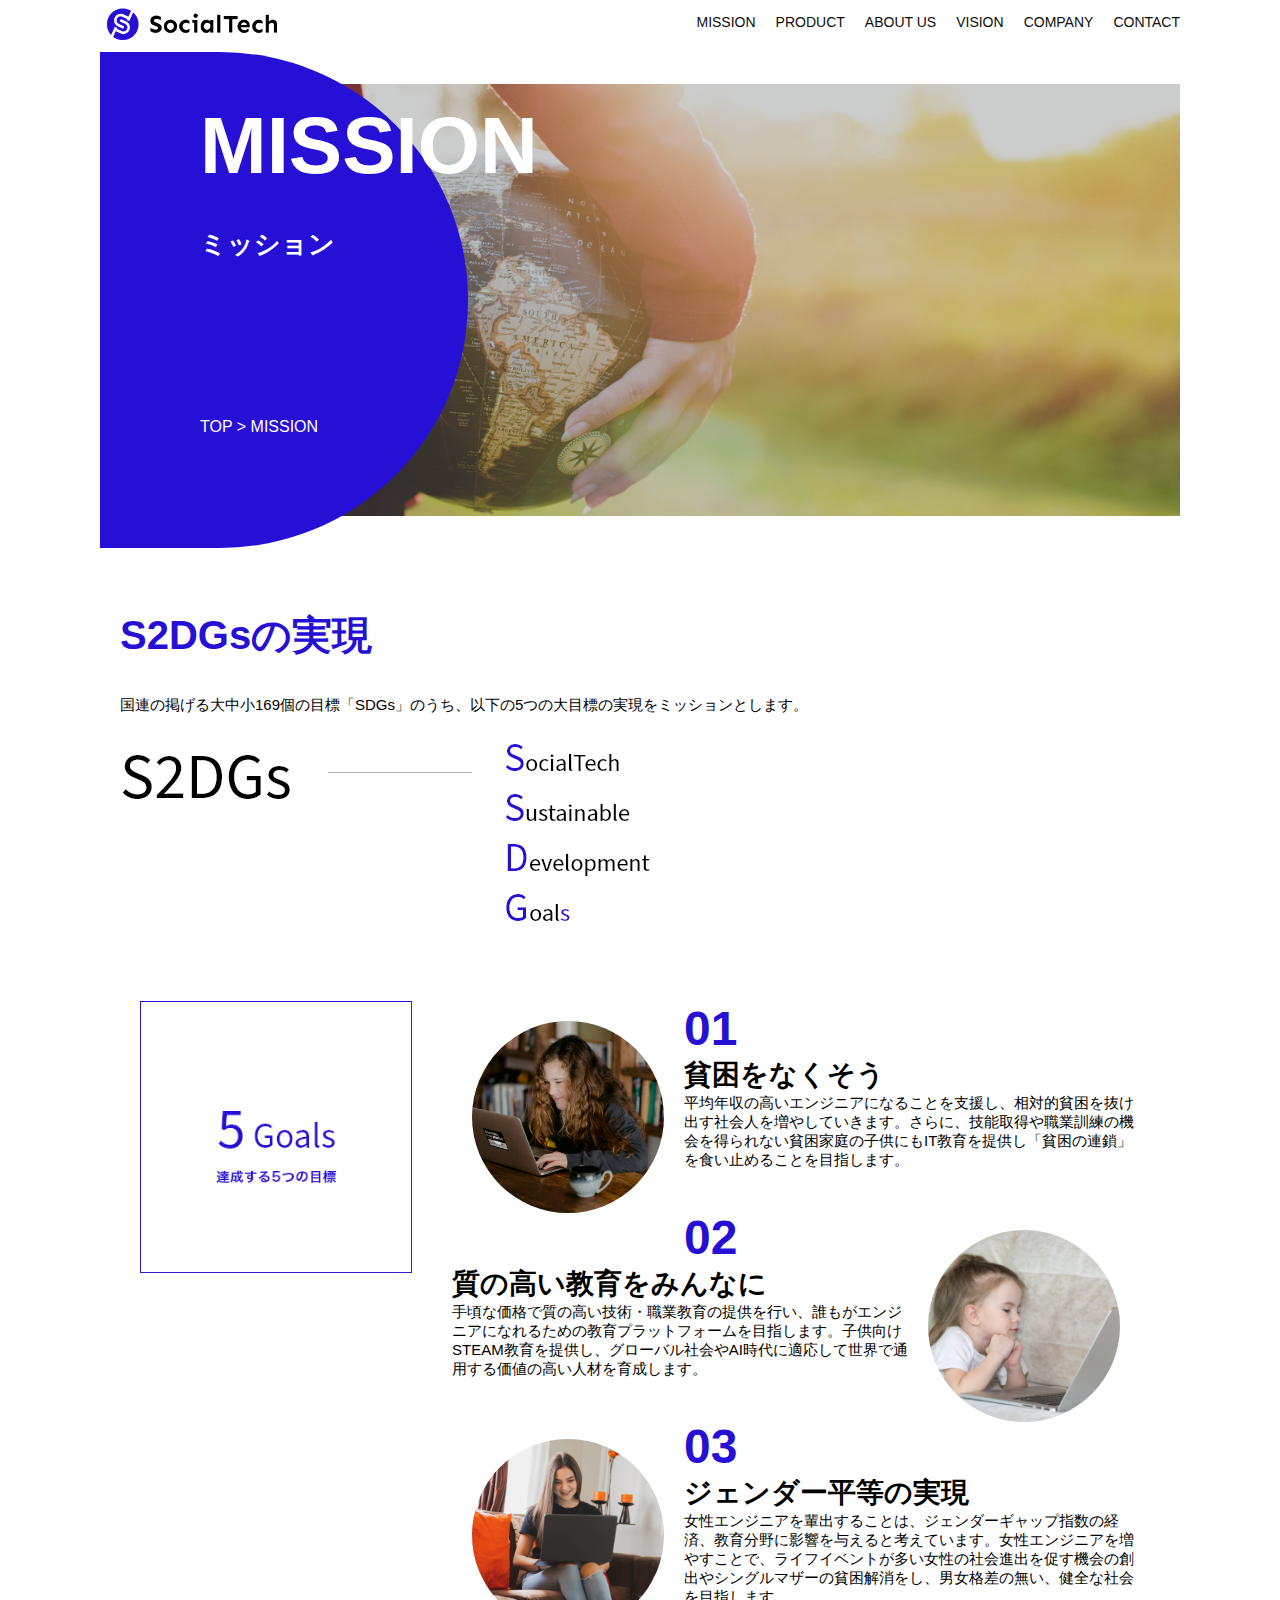
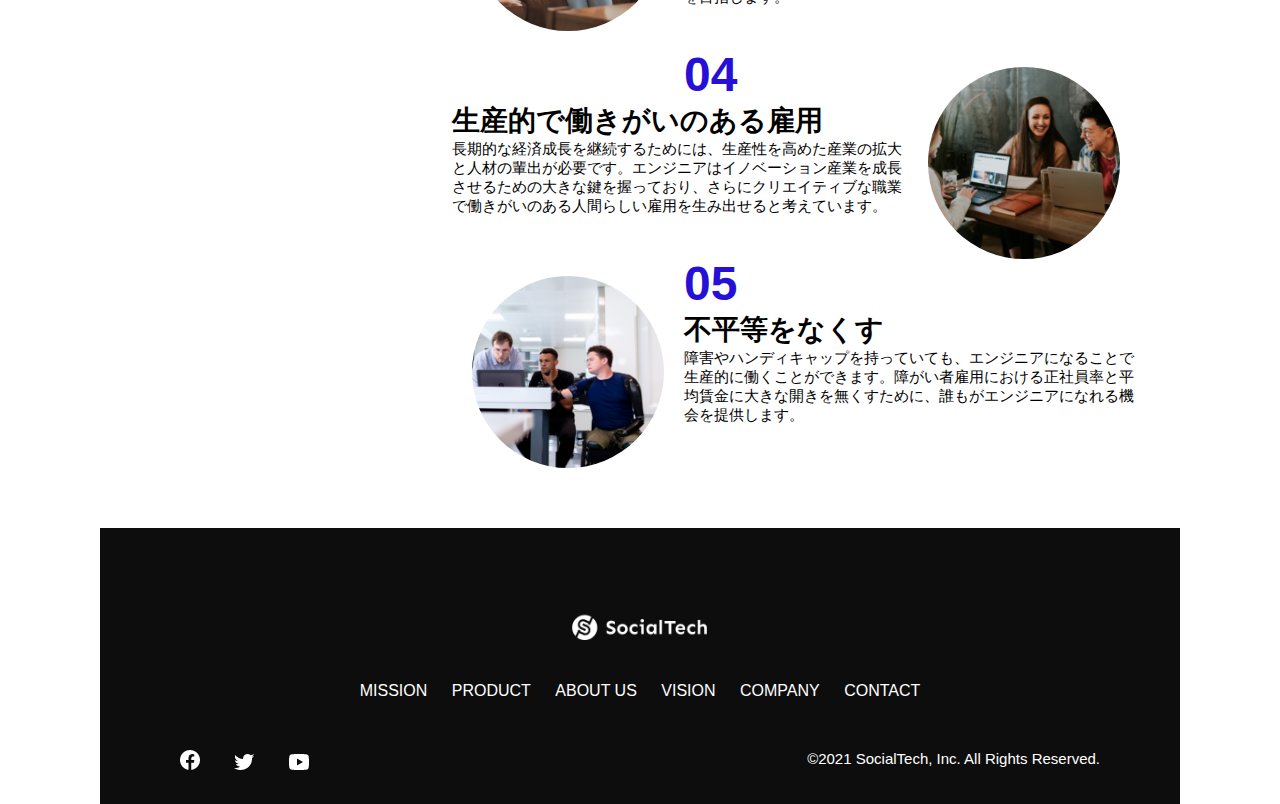
<file: mission.html>
<!DOCTYPE html>
<html>
  <head>
    <title>SocialTech - MISSION ミッション -</title>
    <meta charset="utf-8">
    <meta name="description" content="SocialTechが目指す5つの目標（S2DGs）を紹介します">
    <meta name="viewport" content="width=device-width, initial-scale=1.0">
    <link rel="stylesheet" href="style.css">
  </head>

  <body>
    <!-- ヘッダー -->
    <header>
      <!-- ロゴ -->
      <a href="index.html" id="logo">
        <img src="images/logo.png" alt="トップページに戻る">
      </a>

      <!-- PC用ナビゲーション -->
      <nav id="nav-pc">
        <ul> 
          <li><a href="mission.html">MISSION</a></li>
          <li><a href="product.html">PRODUCT</a></li>
          <li><a href="index.html#aboutus">ABOUT US</a></li>
          <li><a href="index.html#vision">VISION</a></li>
          <li><a href="index.html#company">COMPANY</a></li>
          <li><a href="index.html#contact">CONTACT</a></li>
        </ul>
      </nav>

      <!-- スマホ用メニューボタン -->
      <button id="menu-sp" onclick="document.getElementById('nav-sp').style.display = 'block'">
        <img src="images/button-menu.png" alt="ナビゲーションを開く">
      </button>

      <!-- スマホ用ナビゲーション -->
      <div id="nav-sp">
        <button id="close" onclick="document.getElementById('nav-sp').style.display = 'none'">
          <img scr="images/button-close.png" alt="ナビゲーションを閉じる">
        </button>

        <nav>
          <ul>
            <li>
              <a id="logo-sp" href="index.html" onclick="document.getElementById('nav-sp').style.display = 'none'"><img src="images/logo-sp.png" alt="トップページに戻る"></a>
            </li>
            <li><a class="menu" href="mission.html" onclick="document.getElementById('nav-sp').style.display = 'none'">MISSION</a></li>
            <li><a class="menu" href="product.html" onclick="document.getElementById('nav-sp').style.display = 'none'">PRODUCT</a></li>
            <li><a class="menu" href="index.html#aboutus" onclick="document.getElementById('nav-sp').style.display = 'none'">ABOUT US</a></li>
            <li><a class="menu" href="index.html#vision" onclick="document.getElementById('nav-sp').style.display = 'none'">VISION</a></li>
            <li><a class="menu" href="index.html#company" onclick="document.getElementById('nav-sp').style.display = 'none'">COMPANY</a></li>
            <li><a class="menu" href="index.html#contact" onclick="document.getElementById('nav-sp').style.display = 'none'">CONTACT</a></li>
          </ul>
        </nav>
        <div id="sns">
          <a href="https://www.facebook.com/sejuku2013">
            <img src="images/button-facebook.png" alt="Facebookのリンク">
          </a>
          <a href="https://twitter.com/samuraijuku">
            <img src="images/button-twitter.png" alt="Twitterのリンク">
          </a>
          <a href="https://www.youtube.com/channel/UCCFOQO5aDK0xXam4cUQXT8g">
            <img src="images/button-youtube.png" alt="YouTubeのリンク">
          </a>
        </div>
      </div>
    </header>

    <main>
      <article>
        <section id="mission-main">
          <div class="mission-main-inner">
            <div id="mission-title">
              <h1>MISSION<br><span>ミッション</span></h1>
              <p>TOP > MISSION</p>
            </div>
          </div>
        </section>

        <section id="mission-s2dgs">
          <h2 class="mission-h2">S2DGsの実現</h2>
          <p>国連の掲げる大中小169個の目標「SDGs」のうち、以下の5つの大目標の実現をミッションとします。</p>
          <img src="images/mission/mission-s2dgs.png" alt="S2DGs">
        </section>

        <section id="mission-five-goals">
          <div class="five-goals-image">
            <img src="images/mission/mission-5goals.png" alt="5Goals">
          </div>
          <div class="five-goals-read">
            <div>
              <img class="fivegoals-image-left" src="images/mission/mission-5goals01.png" alt="PCを操作する女の子">
              <span class="fivegoals-number">01</span>
              <h3 class="fivegoals-h3">貧困をなくそう</h3>
              <p class="fivegoals-p">平均年収の高いエンジニアになることを支援し、相対的貧困を抜け出す社会人を増やしていきます。さらに、技能取得や職業訓練の機会を得られない貧困家庭の子供にもIT教育を提供し「貧困の連鎖」を食い止めることを目指します。</p>
            </div>
            <div>
              <img class="fivegoals-image-right" src="images/mission/mission-5goals02.png" alt="PCを見つめる小さい女の子">
              <span class="fivegoals-number">02</span>
              <h3 class="fivegoals-h3">質の高い教育をみんなに</h3>
              <p class="fivegoals-p">手頃な価格で質の高い技術・職業教育の提供を行い、誰もがエンジニアになれるための教育プラットフォームを目指します。子供向けSTEAM教育を提供し、グローバル社会やAI時代に適応して世界で通用する価値の高い人材を育成します。</p>
            </div>
            <div>
              <img class="fivegoals-image-left" src="images/mission/mission-5goals03.png" alt="PCを操作する女性">
              <span class="fivegoals-number">03</span>
              <h3 class="fivegoals-h3">ジェンダー平等の実現</h3>
              <p class="fivegoals-p">女性エンジニアを輩出することは、ジェンダーギャップ指数の経済、教育分野に影響を与えると考えています。女性エンジニアを増やすことで、ライフイベントが多い女性の社会進出を促す機会の創出やシングルマザーの貧困解消をし、男女格差の無い、健全な社会を目指します。</p>
            </div>
            <div>
              <img class="fivegoals-image-right" src="images/mission/mission-5goals04.png" alt="笑顔で話し合う3人の男女">
              <span class="fivegoals-number">04</span>
              <h3 class="fivegoals-h3">生産的で働きがいのある雇用</h3>
              <p class="fivegoals-p">長期的な経済成長を継続するためには、生産性を高めた産業の拡大と人材の輩出が必要です。エンジニアはイノベーション産業を成長させるための大きな鍵を握っており、さらにクリエイティブな職業で働きがいのある人間らしい雇用を生み出せると考えています。</p>
            </div>
            <div>
              <img class="fivegoals-image-left" src="images/mission/mission-5goals05.png" alt="障害を持つ男性が生き生きと働く様子">
              <span class="fivegoals-number">05</span>
              <h3 class="fivegoals-h3">不平等をなくす</h3>
              <p class="fivegoals-p">障害やハンディキャップを持っていても、エンジニアになることで生産的に働くことができます。障がい者雇用における正社員率と平均賃金に大きな開きを無くすために、誰もがエンジニアになれる機会を提供します。</p>
            </div>
          </div>
        </section>
      </article>
    </main>

    <footer>
      <div id="footer-logo">
        <img src="images/logo-sp.png" alt="SoccialTech">
      </div>
      <div id="footer-link">
        <a href="mission.html">MISSION</a>
        <a href="product.html">PRODUCT</a>
        <a href="index.html#aboutus">ABOUT US</a>
        <a href="index.html#vision">VISION</a>
        <a href="index.html#company">COMPANY</a>
        <a href="index.html#contact">CONTACT</a>
      </div>
      <div id="sns-footer">
        <div class="sns-btns">
          <a href="https://www.facebook.com/sejuku2013"><img src="images/button-facebook.png" alt="Facebookのリンク"></a>
          <a href="https://twitter.com/samuraijuku"><img src="images/button-twitter.png" alt="Twitterのリンク"></a>
          <a href="https://www.youtube.com/channel/UCCFOQO5aDK0xXam4cUQXT8g"><img src="images/button-youtube.png" alt="YouTubeのリンク"></a>
        </div>
        <p id="copyright">&copy;2021 SocialTech, Inc. All Rights Reserved.</p>
      </div>
    </footer>
  </body>
</html>
</file>
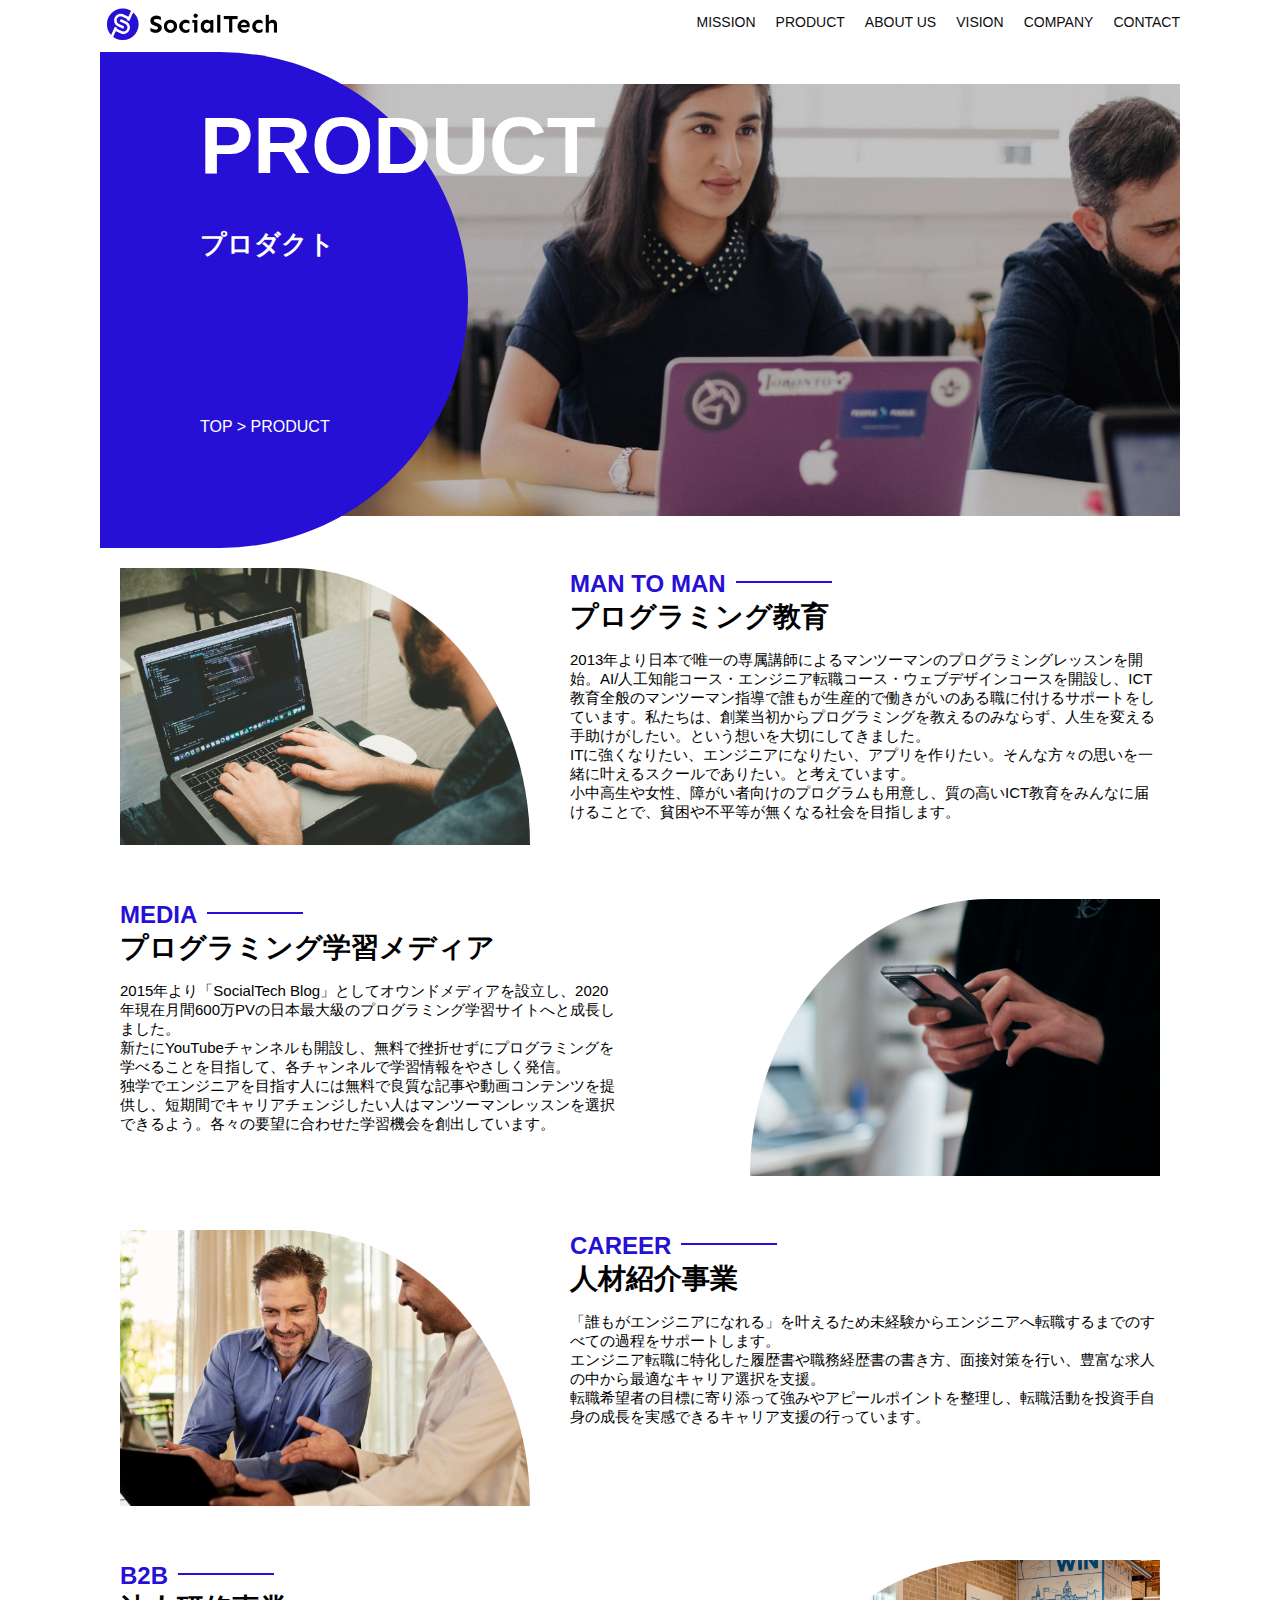
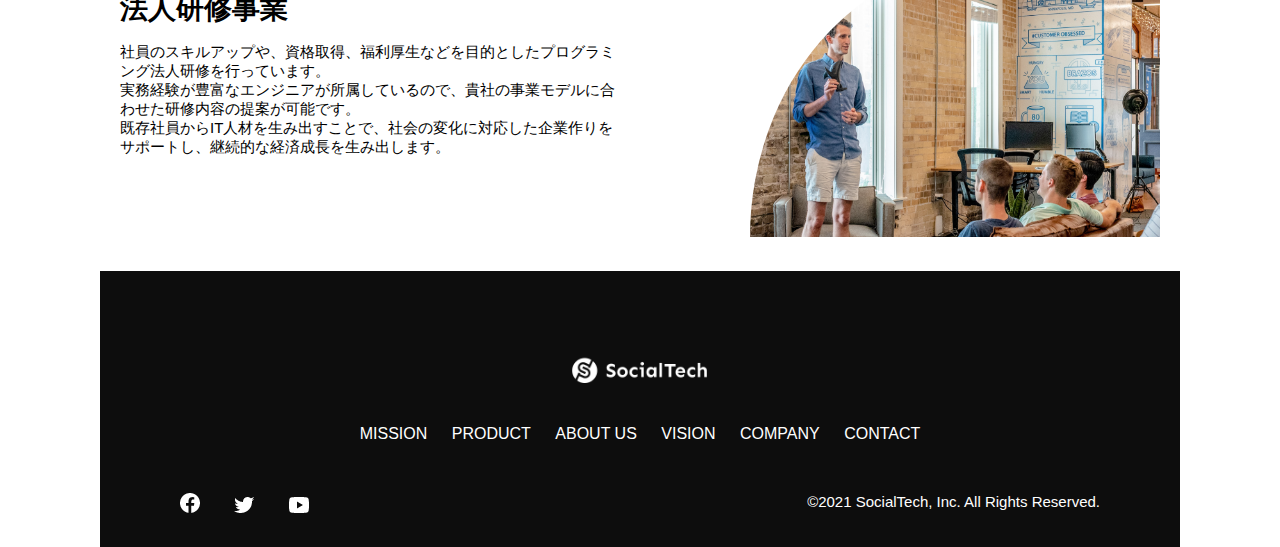
<file: product.html>
<!DOCTYPE html>
<html>
  <head>
    <title>SocialTech -PRODUCT プロダクト-</title>
    <meta charset="utf-8">
    <meta name="description" content="SocialTechの4つのプロダクトを紹介します">
    <meta name="viewport" content="width=device-width, initial-scale=1.0">
    <link rel="stylesheet" href="style.css">
  </head>

  <body>
    <!-- ヘッダー -->
    <header>
      <!-- ロゴ -->
      <a href="index.html" id="logo">
        <img src="images/logo.png" alt="トップページに戻る">
      </a>

      <!-- PC用ナビゲーション -->
      <nav id="nav-pc">
        <ul> 
          <li><a href="mission.html">MISSION</a></li>
          <li><a href="product.html">PRODUCT</a></li>
          <li><a href="index.html#aboutus">ABOUT US</a></li>
          <li><a href="index.html#vision">VISION</a></li>
          <li><a href="index.html#company">COMPANY</a></li>
          <li><a href="index.html#contact">CONTACT</a></li>
        </ul>
      </nav> 

      <!-- スマホ用メニューボタン -->
      <button id="menu-sp" onclick="document.getElementById('nav-sp').style.display = 'block'">
        <img src="images/button-menu.png" alt="ナビゲーションを開く">
      </button>

      <!-- スマホ用ナビゲーション -->
      <div id="nav-sp">
        <button id="close" onclick="document.getElementById('nav-sp').style.display = 'none'">
          <img src="images/button-close.png" alt="ナビゲーションを閉じる">
        </button>

        <nav>
          <ul>
            <li>
              <a id="logo-sp" href="index.html" onclick="document.getElementById('nav-sp').style.display = 'none'"><img src="images/logo-sp.png" alt="トップページに戻る"></a>
            </li>
            <li><a class="menu" href="mission.html" onclick="document.getElementById('nav-sp').style.display = 'none'">MISSION</a></li>
            <li><a class="menu" href="product.html" onclick="document.getElementById('nav-sp').style.display = 'none'">PRODUCT</a></li>
            <li><a class="menu" href="index.html#aboutus" onclick="document.getElementById('nav-sp').style.display = 'none'">ABOUT US</a></li>
            <li><a class="menu" href="index.html#vision" onclick="document.getElementById('nav-sp').style.display = 'none'">VISION</a></li>
            <li><a class="menu" href="index.html#company" onclick="document.getElementById('nav-sp').style.display = 'none'">COMPANY</a></li>
            <li><a class="menu" href="index.html#contact" onclick="document.getElementById('nav-sp').style.display = 'none'">CONTACT</a></li>
          </ul>
        </nav>
        <div id="sns">
          <a href="https://www.facebook.com/sejuku2013">
            <img src="images/button-facebook.png" alt="Facebookのリンク">
          </a>
          <a href="https://twitter.com/samuraijuku">
            <img src="images/button-twitter.png" alt="Twitterのリンク">
          </a>
          <a href="https://www.youtube.com/channel/UCCFOQO5aDK0xXam4cUQXT8g">
            <img src="images/button-youtube.png" alt="YouTubeのリンク">
          </a>
        </div>
      </div>
    </header>

    <main>
      <article>
        <section id="product-main">
          <div class="product-main-inner">
            <div id="product-title">
              <h1>PRODUCT<br><span>プロダクト</span></h1>
              <p>TOP > PRODUCT</p>
            </div>
          </div>
        </section>

        <section class="product-section product-section-left">
          <div class="product-section-img">
            <img src="images/product/product-mantoman.png" alt="PCでコードを書く男性">
          </div>
          <div class="product-read">
            <h2 class="product-h2">MAN TO MAN</h2>
            <h3 class="product-h3">プログラミング教育</h3>
            <p>
              2013年より日本で唯一の専属講師によるマンツーマンのプログラミングレッスンを開始。AI/人工知能コース・エンジニア転職コース・ウェブデザインコースを開設し、ICT教育全般のマンツーマン指導で誰もが生産的で働きがいのある職に付けるサポートをしています。私たちは、創業当初からプログラミングを教えるのみならず、人生を変える手助けがしたい。という想いを大切にしてきました。<br>ITに強くなりたい、エンジニアになりたい、アプリを作りたい。そんな方々の思いを一緒に叶えるスクールでありたい。と考えています。<br>小中高生や女性、障がい者向けのプログラムも用意し、質の高いICT教育をみんなに届けることで、貧困や不平等が無くなる社会を目指します。
            </p>
          </div>
        </section>

        <section class="product-section product-section-right">
          <div class="product-read">
            <h2 class="product-h2">MEDIA</h2>
            <h3 class="product-h3">プログラミング学習メディア</h3>
            <p>2015年より「SocialTech Blog」としてオウンドメディアを設立し、2020年現在月間600万PVの日本最大級のプログラミング学習サイトへと成長しました。<br>新たにYouTubeチャンネルも開設し、無料で挫折せずにプログラミングを学べることを目指して、各チャンネルで学習情報をやさしく発信。<br>独学でエンジニアを目指す人には無料で良質な記事や動画コンテンツを提供し、短期間でキャリアチェンジしたい人はマンツーマンレッスンを選択できるよう。各々の要望に合わせた学習機会を創出しています。</p>
          </div>
          <div class="product-section-img">
            <img src="images/product/product-media.png" alt="スマートフォンを操作する人">
          </div>
        </section>

        <section class="product-section product-section-left">
          <div class="product-section-img">
            <img src="images/product/product-career.png" alt="笑顔で話し合う2人の男性">
          </div>
          <div class="product-read">
            <h2 class="product-h2">CAREER</h2>
            <h3 class="product-h3">人材紹介事業</h3>
            <p>「誰もがエンジニアになれる」を叶えるため未経験からエンジニアへ転職するまでのすべての過程をサポートします。<br>エンジニア転職に特化した履歴書や職務経歴書の書き方、面接対策を行い、豊富な求人の中から最適なキャリア選択を支援。<br>転職希望者の目標に寄り添って強みやアピールポイントを整理し、転職活動を投資手自身の成長を実感できるキャリア支援の行っています。<br></p>
          </div>
        </section>

        <section class="product-section product-section-right">
          <div class="product-read">
            <h2 class="product-h2">B2B</h2>
            <h3 class="product-h3">法人研修事業</h3>
            <p>社員のスキルアップや、資格取得、福利厚生などを目的としたプログラミング法人研修を行っています。<br>実務経験が豊富なエンジニアが所属しているので、貴社の事業モデルに合わせた研修内容の提案が可能です。<br>既存社員からIT人材を生み出すことで、社会の変化に対応した企業作りをサポートし、継続的な経済成長を生み出します。</p>
          </div>
          <div class="product-section-img">
            <img src="images/product/product-b2b.png" alt="講演中の男性とそれを聴く人々">
          </div>
        </section>

      </article>
    </main>

    <footer>
      <div id="footer-logo">
        <img src="images/logo-sp.png" alt="SocialTech">
      </div>
      <div id="footer-link">
        <a href="mission.html">MISSION</a>
        <a href="product.html">PRODUCT</a>
        <a href="index.html#aboutus">ABOUT US</a>
        <a href="index.html#vision">VISION</a>
        <a href="index.html#company">COMPANY</a>
        <a href="index.html#contact">CONTACT</a>
      </div>
      <div id="sns-footer">
        <div class="sns-btns">
          <a href="https://www.facebook.com/sejuku2013"><img src="images/button-facebook.png" alt="Facebookのリンク"></a>
          <a href="https://twitter.com/samuraijuku"><img src="images/button-twitter.png" alt="Twitterのリンク"></a>
          <a href="https://www.youtube.com/channel/UCCFOQO5aDK0xXam4cUQXT8g"><img src="images/button-youtube.png" alt="YouTubeのリンク"></a>
        </div>
        <p id="copyright">&copy;2021 SocialTech, Inc. All Rights Reserved.</p>
      </div>
    </footer>
    
  </body>
</html>
</file>
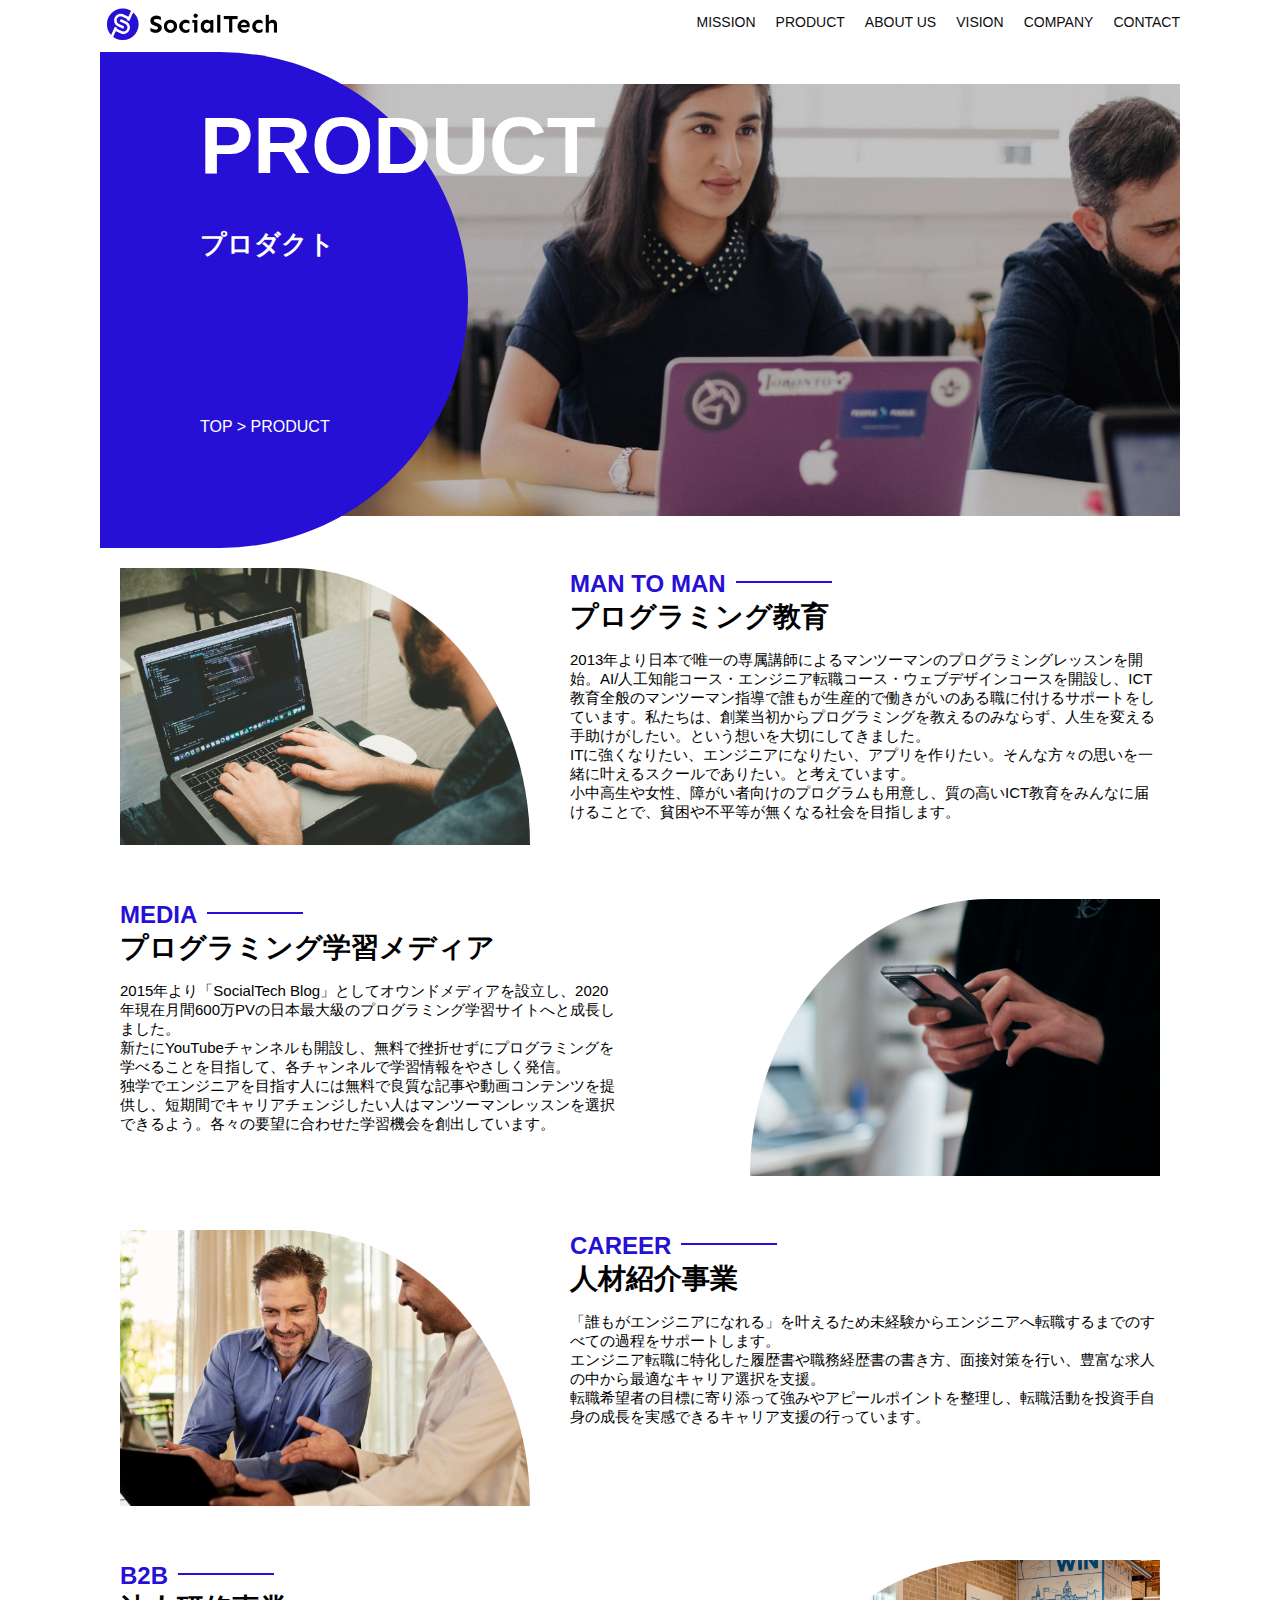
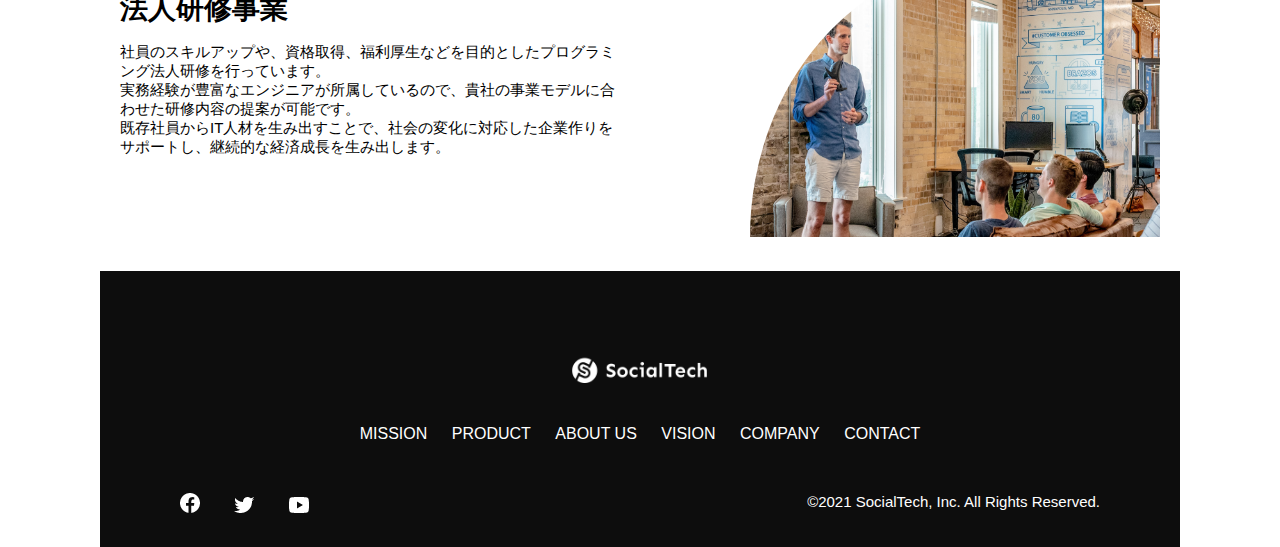
<file: kadai-tutorial_output/product.html>
<!DOCTYPE html>
<html>
  <head>
    <title>SocialTech -PRODUCT プロダクト-</title>
    <meta charset="utf-8">
    <meta name="description" content="SocialTechの4つのプロダクトを紹介します">
    <meta name="viewport" content="width=device-width, initial-scale=1.0">
    <link rel="stylesheet" href="style.css">
  </head>

  <body>
    <!-- ヘッダー -->
    <header>
      <!-- ロゴ -->
      <a href="index.html" id="logo">
        <img src="images/logo.png" alt="トップページに戻る">
      </a>

      <!-- PC用ナビゲーション -->
      <nav id="nav-pc">
        <ul>
          <li><a href="mission.html">MISSION</a></li>
          <li><a href="product.html">PRODUCT</a></li>
          <li><a href="index.html#aboutus">ABOUT US</a></li>
          <li><a href="index.html#vision">VISION</a></li>
          <li><a href="index.html#company">COMPANY</a></li>
          <li><a href="index.html#contact">CONTACT</a></li>
        </ul>
      </nav>

      <!-- スマホ用メニューボタン -->
      <button id="menu-sp" onclick="document.getElementById('nav-sp').style.display = 'block'">
        <img src="images/button-menu.png" alt="ナビゲーションを開く">
      </button>

      <!-- スマホ用ナビゲーション -->
      <div id="nav-sp">
        <button id="close" onclick="document.getElementById('nav-sp').style.display = 'none'">
          <img src="images/button-close.png" alt="ナビゲーションを閉じる">
        </button>

        <nav>
          <ul>
            <li>
              <a id="logo-sp" href="index.html" onclick="document.getElementById('nav-sp').style.display = 'none'"><img src="images/logo-sp.png" alt="トップページに戻る"></a>
            </li>
            <li><a class="menu" href="mission.html" onclick="document.getElementById('nav-sp').style.display = 'none'">MISSION</a></li>
            <li><a class="menu" href="product.html" onclick="document.getElementById('nav-sp').style.display = 'none'">PRODUCT</a></li>
            <li><a class="menu" href="index.html#aboutus" onclick="document.getElementById('nav-sp').style.display = 'none'">ABOUT US</a></li>
            <li><a class="menu" href="index.html#vision" onclick="document.getElementById('nav-sp').style.display = 'none'">VISION</a></li>
            <li><a class="menu" href="index.html#company" onclick="document.getElementById('nav-sp').style.display = 'none'">COMPANY</a></li>
            <li><a class="menu" href="index.html#contact" onclick="document.getElementById('nav-sp').style.display = 'none'">CONTACT</a></li>
          </ul>
        </nav>
        <div id="sns">
          <a href="https://www.facebook.com/sejuku2013">
            <img src="images/button-facebook.png" alt="Facebookのリンク">
          </a>
          <a href="https://twitter.com/samuraijuku">
            <img src="images/button-twitter.png" alt="Twitterのリンク">
          </a>
          <a href="https://www.youtube.com/channel/UCCFOQO5aDK0xXam4cUQXT8g">
            <img src="images/button-youtube.png" alt="YouTubeのリンク">
          </a>
        </div>
      </div>
    </header>

    <main>
      <article>
        <section id="product-main">
          <div class="product-main-inner">
            <div id="product-title">
              <h1>PRODUCT<br><span>プロダクト</span></h1>
              <p>TOP > PRODUCT</p>
            </div>
          </div>
        </section>

        <section class="product-section product-section-left">
          <div class="product-section-img">
            <img src="images/product/product-mantoman.png" alt="PCでコードを書く男性">
          </div>
          <div class="product-read">
            <h2 class="product-h2">MAN TO MAN</h2>
            <h3 class="product-h3">プログラミング教育</h3>
            <p>
              2013年より日本で唯一の専属講師によるマンツーマンのプログラミングレッスンを開始。AI/人工知能コース・エンジニア転職コース・ウェブデザインコースを開設し、ICT教育全般のマンツーマン指導で誰もが生産的で働きがいのある職に付けるサポートをしています。私たちは、創業当初からプログラミングを教えるのみならず、人生を変える手助けがしたい。という想いを大切にしてきました。<br>ITに強くなりたい、エンジニアになりたい、アプリを作りたい。そんな方々の思いを一緒に叶えるスクールでありたい。と考えています。<br>小中高生や女性、障がい者向けのプログラムも用意し、質の高いICT教育をみんなに届けることで、貧困や不平等が無くなる社会を目指します。
            </p>
          </div>
        </section>

        <section class="product-section product-section-right">
          <div class="product-read">
            <h2 class="product-h2">MEDIA</h2>
            <h3 class="product-h3">プログラミング学習メディア</h3>
            <p>2015年より「SocialTech Blog」としてオウンドメディアを設立し、2020年現在月間600万PVの日本最大級のプログラミング学習サイトへと成長しました。<br>新たにYouTubeチャンネルも開設し、無料で挫折せずにプログラミングを学べることを目指して、各チャンネルで学習情報をやさしく発信。<br>独学でエンジニアを目指す人には無料で良質な記事や動画コンテンツを提供し、短期間でキャリアチェンジしたい人はマンツーマンレッスンを選択できるよう。各々の要望に合わせた学習機会を創出しています。</p>
          </div>
          <div class="product-section-img">
            <img src="images/product/product-media.png" alt="スマートフォンを操作する人">
          </div>
        </section>

        <section class="product-section product-section-left">
          <div class="product-section-img">
            <img src="images/product/product-career.png" alt="笑顔で話し合う2人の男性">
          </div>
          <div class="product-read">
            <h2 class="product-h2">CAREER</h2>
            <h3 class="product-h3">人材紹介事業</h3>
            <p>「誰もがエンジニアになれる」を叶えるため未経験からエンジニアへ転職するまでのすべての過程をサポートします。<br>エンジニア転職に特化した履歴書や職務経歴書の書き方、面接対策を行い、豊富な求人の中から最適なキャリア選択を支援。<br>転職希望者の目標に寄り添って強みやアピールポイントを整理し、転職活動を投資手自身の成長を実感できるキャリア支援の行っています。<br></p>
          </div>
        </section>

        <section class="product-section product-section-right">
          <div class="product-read">
            <h2 class="product-h2">B2B</h2>
            <h3 class="product-h3">法人研修事業</h3>
            <p>社員のスキルアップや、資格取得、福利厚生などを目的としたプログラミング法人研修を行っています。<br>実務経験が豊富なエンジニアが所属しているので、貴社の事業モデルに合わせた研修内容の提案が可能です。<br>既存社員からIT人材を生み出すことで、社会の変化に対応した企業作りをサポートし、継続的な経済成長を生み出します。</p>
          </div>
          <div class="product-section-img">
            <img src="images/product/product-b2b.png" alt="講演中の男性とそれを聴く人々">
          </div>
        </section>

      </article>
    </main>

    <footer>
      <div id="footer-logo">
        <img src="images/logo-sp.png" alt="SocialTech">
      </div>
      <div id="footer-link">
        <a href="mission.html">MISSION</a>
        <a href="product.html">PRODUCT</a>
        <a href="index.html#aboutus">ABOUT US</a>
        <a href="index.html#vision">VISION</a>
        <a href="index.html#company">COMPANY</a>
        <a href="index.html#contact">CONTACT</a>
      </div>
      <div id="sns-footer">
        <div class="sns-btns">
          <a href="https://www.facebook.com/sejuku2013"><img src="images/button-facebook.png" alt="Facebookのリンク"></a>
          <a href="https://twitter.com/samuraijuku"><img src="images/button-twitter.png" alt="Twitterのリンク"></a>
          <a href="https://www.youtube.com/channel/UCCFOQO5aDK0xXam4cUQXT8g"><img src="images/button-youtube.png" alt="YouTubeのリンク"></a>
        </div>
        <p id="copyright">&copy;2021 SocialTech, Inc. All Rights Reserved.</p>
      </div>
    </footer>
    
  </body>
</html>
</file>
<file: style.css>
/* PC、スマホ共通スタイル */
* {
  box-sizing: border-box;
}

p {
  font-size: 15px;
}

body {
  font-family: "Source Sans Pro", "Hiragino Kaku Gothic ProN", Meiryo, Arial, sans-serif;
  max-width: 1080px;
  margin: 0 auto 0 auto;
}

header {
  display: flex;
  justify-content: space-between;
}
/* ナビゲーションのレイアウト */
#nav-pc {
  font-size: 14px;
}

#nav-pc ul {
  display: flex; 
  padding-left: 0;
}

#nav-pc li {
  list-style: none;
}
/* ナビゲーションのリンクの装飾設定 */
#nav-pc a {
  text-decoration: none;
  margin-left: 20px;
  color: #0d0d0d;
}

#nav-pc a:hover {
  text-decoration: underline;
}

/* スマホ用ナビを非表示 */
#nav-sp,
#menu-sp {
  display: none;
}
/* メインビジュアル */
#main-visual {
  position: relative;
  height: 400px;
}

#main-message {
  position: absolute;
  top: 0;
  left: 0;
  background-color: #2410d5;
  color: #ffffff;
  border-radius: 0 0 476px 0;
  max-width: 620px;
  height: 100%;
  width: 100%;
  z-index: 11;
}
#main-message > h1 {
  font-size: 60px;
  margin: 100px 0 0 50px;
}
#main-message > p {
  font-size: 28px;
  margin: 0 0 0 50px;
}
#main-visual > img {
  position: absolute;
  top: 0;
  right: 0;
  max-width: 620px;
  border-radius: 476px 0 0 0;
  z-index: 10;
}
/* 見出し */
h2 {
  margin-top: 40px;
}
h2::after {
  content: url("images/line.png");
  margin-left: 10px;
}
h3 {
  font-size: 27px;
}
#mission {
  margin: 80px auto 80px auto;
}
#mission-flex {
  display: flex;
}
#mission-flex > div {
  width: 50%;
  margin: 20px;
}
#mission-photo {
  width: 100%;
}
#s2dgs {
  margin-top: 50px;
  width: 100%;
}
/* プロダクト */
#product {
  background-color: #fafafa;
  margin: 80px 0 80px 0;
  padding: 10px 40px 0 40px;
}
/* 外枠 */
#product .product-flex {
  margin-top: 40px;
  display: flex;
}
/* 左のカラム */
#product-left {
  width: 50%;
  margin-right: 20px;
}
/* 右のカラム */
#product-right {
  width: 50%;
  margin-left: 20px;
  margin-top: 80px;
}
/* 画像＋説明の枠 */
#product-left > div {
  position: relative;
  height: 480px;
  margin-right: 20px;
}
#product-right > div {
  position: relative;
  height: 480px;
  margin-left: 20px;
}
/* 画像 */
.product-photo {
  width: 100%;
}

.product-explain {
  background-color: #ffffff;
  position: absolute;
  left: 0;
  bottom: 50px;
  margin: 0 40px 0 40px;
  padding: 20px;
  box-shadow: 5px 5px 10px rgba(0, 0, 0, 0.05);
}
.product-explain > span {
  color: #2710d5;
  font-weight: bold;
  font-size: 16px;
  margin: 0;
}
.product-explain > h3 {
  margin: 5px 0 5px 0;
}
.product-explain > p {
  font-size: 14px;
  margin: 0;
}
#product-more {
  text-align: center;
  position: relative;
  bottom: -42px;
}
/* ABOUT US */
#aboutus {
  margin: 80px auto;
}
/* 3つの組織文化と画像を入れる枠 */
#aboutus > div {
  display: flex;
}
.culture-img {
  width: 50%;
  align-self: flex-start;
}
.culture-img2 {
  margin-top: 50px;
  width: 100%;
}
.culture-table {
  margin-right: 50px;
}
.culture-num {
  font-size: 80px;
  color: #2710d5;
  padding: 0 20px 0 0;
}
.culture-table th {
  text-align: left;
  font-size: 28px;
  font-weight: bold;
}
.culture-en {
  color: #2710d5;
  font-size: 24px;
}
.culture-description {
  margin: 0;
}

#vision {
  margin: 80px auto 80px auto;
}
#vision > div {
  display: flex;
  justify-content: space-between;
  flex-wrap: wrap;
}
.vision-box {
  width: 300px;
  height: 300px;
  margin-bottom: 30px;
  position: relative;
}
.vision-box > img {
  width: 100%;
  position: relative;
  z-index: 30;
}
.vision-box > div {
  position: absolute;
  top: 0;
  left: 0;
  z-index: 31;
  margin-right: 20px;
}
.vision-box > div > h4 {
  color: #2710d5;
  font-size: 19px;
  margin-top: 60px;
}
.vision-box > div > h4::first-letter {
  font-size: 40px;
}
.vision-box > div > h5 {
  font-size: 20px;
  margin: 0;
}
.vision-box > div > p {
  margin: 10px 0 0 0;
}
#company {
  margin: 80px auto;
}
#company-table {
  width: 100%;
}
.tableheader {
  text-align: left;
  padding: 20px;
  border-bottom-color: #2710d5;
  border-bottom-width: 1px;
  border-bottom-style: solid;
  width: 100px;
}
.tableheader-first {
  border-top-color: #2710d5;
  border-top-width: 1px;
  border-top-style: solid;
}
.cell {
  padding: 30px;
  border-bottom-color: #ececec;
  border-bottom-width: 1px;
  border-bottom-style: solid;
}
.cell-first {
  border-top-color: #ececec;
  border-top-width: 1px;
  border-top-style: solid;
}
#company > iframe {
  width: 100%;
  height: 368px;
  margin-top: 40px;
}
#contact {
  margin: 80px auto;
}
#contact > form > div {
  display: flex;
  flex-direction: row;
  flex-wrap: wrap;
  padding-bottom: 30px;
}
.contact-heading {
  width: 240px;
  align-self: center;
}
.contact-label {
  font-weight: bold;
}
.contact-span {
  color: #ce2222;
  margin: 20px;
  font-weight: bold;
}
.contact-textbox {
  border-top: 0px;
  border-left: 0px;
  border-right: 0px;
  border-bottom-width: 1px;
  border-bottom-color: #707070;
  border-style: solid;
  background-color: #fafafa;
  width: 400px;
  height: 56px;
}
.contact-textarea {
  border-top: 0px;
  border-left: 0px;
  border-right: 0px;
  border-bottom-width: 1px;
  border-bottom-color: #707070;
  background-color: #fafafa;
  width: 400px;
  height: 200px;
}
#contact dt {
  font-weight: bold;
}
#contact dd {
  margin-bottom: 16px;
}
#contact dd p {
  margin: 0px;
}
#contact dd ul {
  padding-left: 0px;
}
#contact dd li {
  margin-bottom: 0px;
  list-style: none;
}
footer {
  background-color: #0d0d0d;
  text-align: center;
  padding: 80px 80px 30px 80px;
}
#footer-logo {
  margin-bottom: 30px;
}
#footer-link {
  margin-bottom: 50px;
}
#footer-link > a {
  text-decoration: none;
  margin: 10px;
  color: #ffffff;
}
#footer-link > a:hover {
  text-decoration: underline;
}
#sns-footer {
  display: flex;
  justify-content: space-between;
  text-align: left;
}
#sns-footer a {
  margin-right: 30px;
}
#copyright {
  color: #ffffff;
  margin: 0;
}

/* mission.html用スタイル */
/* ミッションのメインビジュアル */
.mission-main-inner {
  background-image: url("images/mission/mission-main.png");
  background-repeat: no-repeat;
  background-position-y: center;
}
#mission-title {
  background-color: #2710d5;
  width: 368px;
  color: #ffffff;
  height: 496px;
  border-radius: 0 248px 248px 0;
  position: relative;
}
#mission-title h1 {
  position: absolute;
  top: 0;
  left: 100px;
  font-size: 80px;
  line-height: 1;
}
#mission-title h1 span {
  font-size: 26px;
}
#mission-title > p {
  position: absolute;
  top: 350px;
  left: 100px;
  font-size: 16px;
}

/* ミッションページ　S2DGSの設定 */
#mission-s2dgs {
  padding: 20px;
}
.mission-h2 {
  color: #2710d5;
  font-size: 40px;
}
.mission-h2::after {
  content: none;
}

/* ミッションページ　5つのゴールの設定 */
#mission-five-goals {
  padding: 20px;
  display: flex;
}
#mission-five-goals .five-goals-image {
  width: 30%;
  padding: 20px;
}
#mission-five-goals .five-goals-image img {
  width: 100%;
}
#mission-five-goals .five-goals-read {
  width: 70%;
  padding: 20px;
}
#mission-five-goals .five-goals-read > div {
  margin-bottom: 40px;
}
.fivegoals-image-right {
  float: right;
  margin: 20px;
}
.fivegoals-image-left {
  float: left;
  margin: 20px;
}
.fivegoals-number {
  color: #2710d5;
  font-size: 48px;
  font-weight: bold;
  margin: 0;
}
.fivegoals-h3 {
  font-size: 28px;
  margin: 0;
}
.fivegoals-p {
  margin: 0;
}

/* プロダクトページ */
.product-main-inner {
  background-image: url("images/product/product-main.png");
  background-repeat: no-repeat;
  background-position-y: center;
}
#product-title {
  background-color: #2710d5;
  width: 368px;
  color: #ffffff;
  height: 496px;
  border-radius: 0 248px 248px 0;
  position: relative;
}
#product-title h1 {
  position: absolute;
  top: 0;
  left: 100px;
  font-size: 80px;
  line-height: 1;
}
#product-title h1 span {
  font-size: 26px;
}
#product-title > p {
  position: absolute;
  top: 350px;
  left: 100px;
  font-size: 16px;
}

/* セクション */
.product-section {
  display: flex;
  padding: 20px 20px 0;
}
.product-section .product-section-img {
  width: 450px;
}
 .product-section-left .product-section-img img {
   width: 100%;
   padding: 0 40px 30px 0;
   border-radius: 0 432px 0 0;
 }
.product-section-left .product-read {
  width: 50%;
  flex-grow: 1;
}
.product-section-left .product-read p {
  margin-bottom: 0;
}
.product-section-right {
  justify-content: space-between;
}
.product-section-right .product-section-img img {
  width: 100%;
  padding: 0 0 30px 40px;
  border-radius: 432px 0 0 0;
}
.product-section-right .product-read {
  width: 500px;
}
.product-h2 {
  color: #2710d5;
  font-size: 24px;
  margin: 0;
}
.product-h3 {
  font-size: 28px;
  margin: 0;
}

/* 画面幅が767px以下の時 */
@media screen and (max-width: 767px) {
  /* スマートフォン用のスタイルを指定する */
  /* PC用ナビゲーション非表示 */
  #nav-pc {
    display: none;
  }
  #menu-sp {
    display: block;
    background-color: transparent;
    float: right;
    padding: 0;
    border: none;
  }
  #nav-sp {
    background-color: #2710d5;
    position: fixed;
    left: 0;
    top: 0;
    width: 100%;
    height: 100%;
    display: none;
    z-index: 100;
  }
  /* xボタン */
  #close {
    position: absolute;
    top: 20px;
    right: 20px;
    background-color: transparent;
    border: none;
  }
  #nav-sp nav ul {
    padding-left: 0;
  }
  #nav-sp nav li {
    list-style: none;
  }
  #logo-sp {
    margin: 80px 0 30px 20px;
  }
  #nav-sp nav a {
    display: block;
    color: #ffffff;
  }
  #nav-sp nav a:hover {
    text-decoration: underline;
  }
  #nav-sp .menu {
    text-decoration: none;
    margin: 0 20px 0 20px;
    height: 44px;
    font-size: 16px;
    background-image: url("images/arrow.png");
    background-repeat: no-repeat;
    background-position: right top;
  }
  #sns {
    position: absolute;
    bottom: 20px;
    left: 20px;
  }
  #sns > a {
    margin-right: 30px;
  }
  #main-visual {
    position: relative;
    height: 470px;
  }
  #main-visual > div {
    text-align: center;
    height: 280px;
  }
  #main-visual > div > h1 {
    font-size: 28px;
    margin-top: 90px;
  }
  #main-visual > div > p {
    margin: 0;
    font-size: 15px;
  }
  #main-visual > img {
    width: 100%;
    border-radius: 476px 0 0 0;
    top: auto;
    bottom: 0;
  }
  h2 {
    margin: 15px 0 15px 0;
  }
  h3 {
    font-size: 24px;
    margin: 10px 0 0 0;
  }
  #mission {
    margin: 20px 0 20px 0;
    padding: 0 20px 0 20px;
  }
  #mission-flex {
    flex-direction: column;
  }
  #mission-flex > div {
    width: 100%;
    margin: 0;
  }
  #product {
    margin: 0;
    padding: 10px 20px 0 20px;
  }
  #product .product-flex {
    flex-direction: column;
    margin-top: 0;
  }
  #product-left, #product-right {
    width: 100%;
    margin: 0;
  }
  #product-left > div, #product-right > div {
    height: auto;
    margin: 0;
  }
  .product-explain {
    position: relative;
    margin: 0;
  }
  .product-explain > h3 {
    margin: 10px 0 10px 0;
    font-size: 24px;
  }
  #product-more {
    text-align: left;
  }
  #aboutus {
    margin: 80px 20px;
  }
  #aboutus > div {
    flex-direction: column;
  }
  .culture-table th {
    font-size: 16px;
  }
  .culture-table {
    margin-right: 0;
    padding-right: 20px;
    order: 2;
  }
  .culture-img {
    width: 100%;
    order: 1;
  }
  .culture-img2 {
    margin-top: 0;
  }
  .culture-num {
    padding: 0;
  }
  .culture-description {
    margin: 0;
  }
  #vision {
    margin: 80px 20px;
  }
  .vision-box > img {
    position: absolute;
    top: 0;
    left: 0;
  }
  .vision-box > div > h4 {
    margin: 60px 0 0 0;
  }
  #company {
    margin: 0 20px;
  }
  #company > h3 {
    margin-bottom: 20px;
  }
  .tableheader {
    width: 50px;
  }
  .cell {
    padding: 20px;
  }
  #company > iframe {
    height: 240px;
  }
  #contact {
    margin: 80px 20px;
  }
  #contact > h3 {
    margin-bottom: 20px;
  }
  #contact > form > div {
    flex-direction: column;
    margin-bottom: 20px;
  }
  .contact-heading {
    align-self: auto;
    margin-bottom: 20px;
  }
  .contact-textbox {
    min-width: 300px;
    width: 100%;
  }
  .contact-textarea {
    height: 150px;
    width: 100%;
  }
  .radiobutton {
    margin-bottom: 20px;
  }
  footer {
    padding: 30px 20px 50px 20;
    text-align: left;
  }
  #footer-link > a {
    margin: 0 20px 30px 0;
    display: block;
    background-image: url("images/arrow.png");
    background-repeat: no-repeat;
    background-position: right top;
  }
  #footer-link > a:hover {
    text-decoration: underline;
  }
  #sns-footer {
    flex-direction: column;
    justify-content: flex-start;
  }
  #copyright {
    font-size: 12px;
    margin-top: 30px;
  }
  /* mission.html用スタイル */
  /* ミッションのメインビジュアル */
  #mission-main {
    height: 256px;
    margin-top: 4%;
    position: relative;
  }
  .mission-main-inner {
    height: 80%;
    background-size: cover;
  }
  #mission-title {
    width: 136px;
    height: 256px;
    position: absolute;
    top: -10%;
  }
  #mission-title h1 {
    left: 20px;
    font-size: 40px;
  }
  #mission-title h1 span {
    font-size: 18px;
  }
  #mission-title > p {
    top: 180px;
    left: 20px;
    font-size: 13px;
  }
  .mission-h2 {
    font-size: 38px;
    margin: 0;
  }
  .mission-h2::after {
    content: none;
  }
  #mission-s2dgs > img {
    width: 100%;
  }
  #mission-five-goals {
    flex-direction: column;
  }
  #mission-five-goals > div {
    padding: 0;
  }
  #mission-five-goals .five-goals-image, #mission-five-goals .five-goals-read {
    width: 100%;
    padding: 0;
  }
  #mission-five-goals .five-goals-read > div {
    display: flex;
    flex-direction: column;
  }
  .fivegoals-image-right, .fivegoals-image-left {
    align-self: center;
  }

  /* プロダクトページ */
  #product-main {
    height: 256px;
    margin-top: 4%;
    position: relative;
  }
  .product-main-inner {
    height: 80%;
    background-size: cover;
  }
  #product-title {
    width: 136px;
    height: 256px;
    position: absolute;
    top: -10%;
  }
  #product-title h1 {
    left: 20px;
    font-size: 40px;
  }
  #product-title h1 span {
    font-size: 18px;
  }
  #product-title > p {
    top: 180px;
    left: 20px;
    font-size: 13px;
  }
  .product-section {
    flex-direction: column;
  }
  .product-section .product-section-img {
    width: 100%;
  }
  .product-section .product-section-img img {
    width: 100%;
    padding: 0;
  }
  .product-section-left .product-section-img img {
    border-radius: 0 300px 0 0;
  }
  .product-section-left .product-read {
    width: 100%;
    flex-grow: 1;
  }
  .product-section-right .product-section-img img {
    order: 1;
    border-radius: 300px 0 0 0;
  }
  .product-section-right .product-read {
    order: 2;
    width: 100%
  }
}
</file>
<file: html-css-kadai_013/style.css>
div {
  position: relative;
  height: 480px;
}
#photo {
  width: 100%;
}
header {
  display: flex;
  justify-content: space-between;
}
#nav-pc ul {
  display: flex;
  padding-left: 0;
}
#nav-pc li {
  list-style: none;
}
#nav-pc a {
  text-decoration: none;
  margin-left: 20px;
  color: #0d0d0d;
}

@media screen and (max-width: 767px) {
  body {
    min-width: 375px;
    margin: 0;
  }
  #nav-pc {
    display: none;
  }
  #menu-sp {
    float: right;
    padding: 0;
  }
  #nav-sp {
    background-color: #ce933e;
    position: absolute;
    left: 0;
    top: 0;
    height: 100%;
    width: 100%;
    display: none;
    z-index: 100;
  }
  #nav-sp ul {
    padding-left: 0;
  }
  #nav-sp li {
    list-style: none;
  }
  #close {
    position: absolute;
    top: 20px;
    right: 20px;
  }
  #logo-sp {
    margin: 80px 0 30px 20px;
  }
  #nav-sp a {
    display: block;
  }
  #nav-sp a:link {
    color: #ffffff;
  }
  #nav-sp a:visited {
    color: #ffffff;
  }
  #nav-sp a:hover {
    color: #ffffff;
    text-decoration: underline;
  }
  #nav-sp a:active {
    color: #ffffff;
  }
  #nav-sp .menu {
    text-decoration: none;
    display: block;
    margin: 0 20px;
    height: 44px;
    font-size: 16px;
    background-image: url("images/arrow.png");
    background-repeat: no-repeat;
    background-position: right top;
  }
}

@media screen and (min-width: 768px) {
  #menu-sp {
    display: none;
  }
  #nav-sp {
    display: none;
  }
}
</file>
<file: kadai-tutorial_output/style.css>
/* PC、スマホ共通スタイル */
* {
  box-sizing: border-box;
}

p {
  font-size: 15px;
}

body {
  font-family: "Source Sans Pro", "Hiragino Kaku Gothic ProN", Meiryo, Arial, sans-serif;
  max-width: 1080px;
  margin: 0 auto 0 auto;
}

header {
  display: flex;
  justify-content: space-between;
}
/* ナビゲーションのレイアウト */
#nav-pc {
  font-size: 14px;
}

#nav-pc ul {
  display: flex; 
  padding-left: 0;
}

#nav-pc li {
  list-style: none;
}
/* ナビゲーションのリンクの装飾設定 */
#nav-pc a {
  text-decoration: none;
  margin-left: 20px;
  color: #0d0d0d;
}

#nav-pc a:hover {
  text-decoration: underline;
}

/* スマホ用ナビを非表示 */
#nav-sp,
#menu-sp {
  display: none;
}
/* メインビジュアル */
#main-visual {
  position: relative;
  height: 400px;
}

#main-message {
  position: absolute;
  top: 0;
  left: 0;
  background-color: #2410d5;
  color: #ffffff;
  border-radius: 0 0 476px 0;
  max-width: 620px;
  height: 100%;
  width: 100%;
  z-index: 11;
}
#main-message > h1 {
  font-size: 60px;
  margin: 100px 0 0 50px;
}
#main-message > p {
  font-size: 28px;
  margin: 0 0 0 50px;
}
#main-visual > img {
  position: absolute;
  top: 0;
  right: 0;
  max-width: 620px;
  border-radius: 476px 0 0 0;
  z-index: 10;
}
/* 見出し */
h2 {
  margin-top: 40px;
}
h2::after {
  content: url("images/line.png");
  margin-left: 10px;
}
h3 {
  font-size: 27px;
}
#mission {
  margin: 80px auto 80px auto;
}
#mission-flex {
  display: flex;
}
#mission-flex > div {
  width: 50%;
  margin: 20px;
}
#mission-photo {
  width: 100%;
}
#s2dgs {
  margin-top: 50px;
  width: 100%;
}
/* プロダクト */
#product {
  background-color: #fafafa;
  margin: 80px 0 80px 0;
  padding: 10px 40px 0 40px;
}
/* 外枠 */
#product .product-flex {
  margin-top: 40px;
  display: flex;
}
/* 左のカラム */
#product-left {
  width: 50%;
  margin-right: 20px;
}
/* 右のカラム */
#product-right {
  width: 50%;
  margin-left: 20px;
  margin-top: 80px;
}
/* 画像＋説明の枠 */
#product-left > div {
  position: relative;
  height: 480px;
  margin-right: 20px;
}
#product-right > div {
  position: relative;
  height: 480px;
  margin-left: 20px;
}
/* 画像 */
.product-photo {
  width: 100%;
}

.product-explain {
  background-color: #ffffff;
  position: absolute;
  left: 0;
  bottom: 50px;
  margin: 0 40px 0 40px;
  padding: 20px;
  box-shadow: 5px 5px 10px rgba(0, 0, 0, 0.05);
}
.product-explain > span {
  color: #2710d5;
  font-weight: bold;
  font-size: 16px;
  margin: 0;
}
.product-explain > h3 {
  margin: 5px 0 5px 0;
}
.product-explain > p {
  font-size: 14px;
  margin: 0;
}
#product-more {
  text-align: center;
  position: relative;
  bottom: -42px;
}
/* ABOUT US */
#aboutus {
  margin: 80px auto;
}
/* 3つの組織文化と画像を入れる枠 */
#aboutus > div {
  display: flex;
}
.culture-img {
  width: 50%;
  align-self: flex-start;
}
.culture-img2 {
  margin-top: 50px;
  width: 100%;
}
.culture-table {
  margin-right: 50px;
}
.culture-num {
  font-size: 80px;
  color: #2710d5;
  padding: 0 20px 0 0;
}
.culture-table th {
  text-align: left;
  font-size: 28px;
  font-weight: bold;
}
.culture-en {
  color: #2710d5;
  font-size: 24px;
}
.culture-description {
  margin: 0;
}

#vision {
  margin: 80px auto 80px auto;
}
#vision > div {
  display: flex;
  justify-content: space-between;
  flex-wrap: wrap;
}
.vision-box {
  width: 300px;
  height: 300px;
  margin-bottom: 30px;
  position: relative;
}
.vision-box > img {
  width: 100%;
  position: relative;
  z-index: 30;
}
.vision-box > div {
  position: absolute;
  top: 0;
  left: 0;
  z-index: 31;
  margin-right: 20px;
}
.vision-box > div > h4 {
  color: #2710d5;
  font-size: 19px;
  margin-top: 60px;
}
.vision-box > div > h4::first-letter {
  font-size: 40px;
}
.vision-box > div > h5 {
  font-size: 20px;
  margin: 0;
}
.vision-box > div > p {
  margin: 10px 0 0 0;
}
#company {
  margin: 80px auto;
}
#company-table {
  width: 100%;
}
.tableheader {
  text-align: left;
  padding: 20px;
  border-bottom-color: #2710d5;
  border-bottom-width: 1px;
  border-bottom-style: solid;
  width: 100px;
}
.tableheader-first {
  border-top-color: #2710d5;
  border-top-width: 1px;
  border-top-style: solid;
}
.cell {
  padding: 30px;
  border-bottom-color: #ececec;
  border-bottom-width: 1px;
  border-bottom-style: solid;
}
.cell-first {
  border-top-color: #ececec;
  border-top-width: 1px;
  border-top-style: solid;
}
#company > iframe {
  width: 100%;
  height: 368px;
  margin-top: 40px;
}
#contact {
  margin: 80px auto;
}
#contact > form > div {
  display: flex;
  flex-direction: row;
  flex-wrap: wrap;
  padding-bottom: 30px;
}
.contact-heading {
  width: 240px;
  align-self: center;
}
.contact-label {
  font-weight: bold;
}
.contact-span {
  color: #ce2222;
  margin: 20px;
  font-weight: bold;
}
.contact-textbox {
  border-top: 0px;
  border-left: 0px;
  border-right: 0px;
  border-bottom-width: 1px;
  border-bottom-color: #707070;
  border-style: solid;
  background-color: #fafafa;
  width: 400px;
  height: 56px;
}
.contact-textarea {
  border-top: 0px;
  border-left: 0px;
  border-right: 0px;
  border-bottom-width: 1px;
  border-bottom-color: #707070;
  background-color: #fafafa;
  width: 400px;
  height: 200px;
}
#contact dt {
  font-weight: bold;
}
#contact dd {
  margin-bottom: 16px;
}
#contact dd p {
  margin: 0px;
}
#contact dd ul {
  padding-left: 0px;
}
#contact dd li {
  margin-bottom: 0px;
  list-style: none;
}
footer {
  background-color: #0d0d0d;
  text-align: center;
  padding: 80px 80px 30px 80px;
}
#footer-logo {
  margin-bottom: 30px;
}
#footer-link {
  margin-bottom: 50px;
}
#footer-link > a {
  text-decoration: none;
  margin: 10px;
  color: #ffffff;
}
#footer-link > a:hover {
  text-decoration: underline;
}
#sns-footer {
  display: flex;
  justify-content: space-between;
  text-align: left;
}
#sns-footer a {
  margin-right: 30px;
}
#copyright {
  color: #ffffff;
  margin: 0;
}

/* mission.html用スタイル */
/* ミッションのメインビジュアル */
.mission-main-inner {
  background-image: url("images/mission/mission-main.png");
  background-repeat: no-repeat;
  background-position-y: center;
}
#mission-title {
  background-color: #2710d5;
  width: 368px;
  color: #ffffff;
  height: 496px;
  border-radius: 0 248px 248px 0;
  position: relative;
}
#mission-title h1 {
  position: absolute;
  top: 0;
  left: 100px;
  font-size: 80px;
  line-height: 1;
}
#mission-title h1 span {
  font-size: 26px;
}
#mission-title > p {
  position: absolute;
  top: 350px;
  left: 100px;
  font-size: 16px;
}

/* ミッションページ　S2DGSの設定 */
#mission-s2dgs {
  padding: 20px;
}
.mission-h2 {
  color: #2710d5;
  font-size: 40px;
}
.mission-h2::after {
  content: none;
}

/* ミッションページ　5つのゴールの設定 */
#mission-five-goals {
  padding: 20px;
  display: flex;
}
#mission-five-goals .five-goals-image {
  width: 30%;
  padding: 20px;
}
#mission-five-goals .five-goals-image img {
  width: 100%;
}
#mission-five-goals .five-goals-read {
  width: 70%;
  padding: 20px;
}
#mission-five-goals .five-goals-read > div {
  margin-bottom: 40px;
}
.fivegoals-image-right {
  float: right;
  margin: 20px;
}
.fivegoals-image-left {
  float: left;
  margin: 20px;
}
.fivegoals-number {
  color: #2710d5;
  font-size: 48px;
  font-weight: bold;
  margin: 0;
}
.fivegoals-h3 {
  font-size: 28px;
  margin: 0;
}
.fivegoals-p {
  margin: 0;
}

/* プロダクトページ */
.product-main-inner {
  background-image: url("images/product/product-main.png");
  background-repeat: no-repeat;
  background-position-y: center;
}
#product-title {
  background-color: #2710d5;
  width: 368px;
  color: #ffffff;
  height: 496px;
  border-radius: 0 248px 248px 0;
  position: relative;
}
#product-title h1 {
  position: absolute;
  top: 0;
  left: 100px;
  font-size: 80px;
  line-height: 1;
}
#product-title h1 span {
  font-size: 26px;
}
#product-title > p {
  position: absolute;
  top: 350px;
  left: 100px;
  font-size: 16px;
}

/* セクション */
.product-section {
  display: flex;
  padding: 20px 20px 0;
}
.product-section .product-section-img {
  width: 450px;
}
 .product-section-left .product-section-img img {
   width: 100%;
   padding: 0 40px 30px 0;
   border-radius: 0 432px 0 0;
 }
.product-section-left .product-read {
  width: 50%;
  flex-grow: 1;
}
.product-section-left .product-read p {
  margin-bottom: 0;
}
.product-section-right {
  justify-content: space-between;
}
.product-section-right .product-section-img img {
  width: 100%;
  padding: 0 0 30px 40px;
  border-radius: 432px 0 0 0;
}
.product-section-right .product-read {
  width: 500px;
}
.product-h2 {
  color: #2710d5;
  font-size: 24px;
  margin: 0;
}
.product-h3 {
  font-size: 28px;
  margin: 0;
}

/* 画面幅が767px以下の時 */
@media screen and (max-width: 767px) {
  /* スマートフォン用のスタイルを指定する */
  /* PC用ナビゲーション非表示 */
  #nav-pc {
    display: none;
  }
  #menu-sp {
    display: block;
    background-color: transparent;
    float: right;
    padding: 0;
    border: none;
  }
  #nav-sp {
    background-color: #2710d5;
    position: fixed;
    left: 0;
    top: 0;
    width: 100%;
    height: 100%;
    display: none;
    z-index: 100;
  }
  /* xボタン */
  #close {
    position: absolute;
    top: 20px;
    right: 20px;
    background-color: transparent;
    border: none;
  }
  #nav-sp nav ul {
    padding-left: 0;
  }
  #nav-sp nav li {
    list-style: none;
  }
  #logo-sp {
    margin: 80px 0 30px 20px;
  }
  #nav-sp nav a {
    display: block;
    color: #ffffff;
  }
  #nav-sp nav a:hover {
    text-decoration: underline;
  }
  #nav-sp .menu {
    text-decoration: none;
    margin: 0 20px 0 20px;
    height: 44px;
    font-size: 16px;
    background-image: url("images/arrow.png");
    background-repeat: no-repeat;
    background-position: right top;
  }
  #sns {
    position: absolute;
    bottom: 20px;
    left: 20px;
  }
  #sns > a {
    margin-right: 30px;
  }
  #main-visual {
    position: relative;
    height: 470px;
  }
  #main-visual > div {
    text-align: center;
    height: 280px;
  }
  #main-visual > div > h1 {
    font-size: 28px;
    margin-top: 90px;
  }
  #main-visual > div > p {
    margin: 0;
    font-size: 15px;
  }
  #main-visual > img {
    width: 100%;
    border-radius: 476px 0 0 0;
    top: auto;
    bottom: 0;
  }
  h2 {
    margin: 15px 0 15px 0;
  }
  h3 {
    font-size: 24px;
    margin: 10px 0 0 0;
  }
  #mission {
    margin: 20px 0 20px 0;
    padding: 0 20px 0 20px;
  }
  #mission-flex {
    flex-direction: column;
  }
  #mission-flex > div {
    width: 100%;
    margin: 0;
  }
  #product {
    margin: 0;
    padding: 10px 20px 0 20px;
  }
  #product .product-flex {
    flex-direction: column;
    margin-top: 0;
  }
  #product-left, #product-right {
    width: 100%;
    margin: 0;
  }
  #product-left > div, #product-right > div {
    height: auto;
    margin: 0;
  }
  .product-explain {
    position: relative;
    margin: 0;
  }
  .product-explain > h3 {
    margin: 10px 0 10px 0;
    font-size: 24px;
  }
  #product-more {
    text-align: left;
  }
  #aboutus {
    margin: 80px 20px;
  }
  #aboutus > div {
    flex-direction: column;
  }
  .culture-table th {
    font-size: 16px;
  }
  .culture-table {
    margin-right: 0;
    padding-right: 20px;
    order: 2;
  }
  .culture-img {
    width: 100%;
    order: 1;
  }
  .culture-img2 {
    margin-top: 0;
  }
  .culture-num {
    padding: 0;
  }
  .culture-description {
    margin: 0;
  }
  #vision {
    margin: 80px 20px;
  }
  .vision-box > img {
    position: absolute;
    top: 0;
    left: 0;
  }
  .vision-box > div > h4 {
    margin: 60px 0 0 0;
  }
  #company {
    margin: 0 20px;
  }
  #company > h3 {
    margin-bottom: 20px;
  }
  .tableheader {
    width: 50px;
  }
  .cell {
    padding: 20px;
  }
  #company > iframe {
    height: 240px;
  }
  #contact {
    margin: 80px 20px;
  }
  #contact > h3 {
    margin-bottom: 20px;
  }
  #contact > form > div {
    flex-direction: column;
    margin-bottom: 20px;
  }
  .contact-heading {
    align-self: auto;
    margin-bottom: 20px;
  }
  .contact-textbox {
    min-width: 300px;
    width: 100%;
  }
  .contact-textarea {
    height: 150px;
    width: 100%;
  }
  .radiobutton {
    margin-bottom: 20px;
  }
  footer {
    padding: 30px 20px 50px 20;
    text-align: left;
  }
  #footer-link > a {
    margin: 0 20px 30px 0;
    display: block;
    background-image: url("images/arrow.png");
    background-repeat: no-repeat;
    background-position: right top;
  }
  #footer-link > a:hover {
    text-decoration: underline;
  }
  #sns-footer {
    flex-direction: column;
    justify-content: flex-start;
  }
  #copyright {
    font-size: 12px;
    margin-top: 30px;
  }
  /* mission.html用スタイル */
  /* ミッションのメインビジュアル */
  #mission-main {
    height: 256px;
    margin-top: 4%;
    position: relative;
  }
  .mission-main-inner {
    height: 80%;
    background-size: cover;
  }
  #mission-title {
    width: 136px;
    height: 256px;
    position: absolute;
    top: -10%;
  }
  #mission-title h1 {
    left: 20px;
    font-size: 40px;
  }
  #mission-title h1 span {
    font-size: 18px;
  }
  #mission-title > p {
    top: 180px;
    left: 20px;
    font-size: 13px;
  }
  .mission-h2 {
    font-size: 38px;
    margin: 0;
  }
  .mission-h2::after {
    content: none;
  }
  #mission-s2dgs > img {
    width: 100%;
  }
  #mission-five-goals {
    flex-direction: column;
  }
  #mission-five-goals > div {
    padding: 0;
  }
  #mission-five-goals .five-goals-image, #mission-five-goals .five-goals-read {
    width: 100%;
    padding: 0;
  }
  #mission-five-goals .five-goals-read > div {
    display: flex;
    flex-direction: column;
  }
  .fivegoals-image-right, .fivegoals-image-left {
    align-self: center;
  }

  /* プロダクトページ */
  #product-main {
    height: 256px;
    margin-top: 4%;
    position: relative;
  }
  .product-main-inner {
    height: 80%;
    background-size: cover;
  }
  #product-title {
    width: 136px;
    height: 256px;
    position: absolute;
    top: -10%;
  }
  #product-title h1 {
    left: 20px;
    font-size: 40px;
  }
  #product-title h1 span {
    font-size: 18px;
  }
  #product-title > p {
    top: 180px;
    left: 20px;
    font-size: 13px;
  }
  .product-section {
    flex-direction: column;
  }
  .product-section .product-section-img {
    width: 100%;
  }
  .product-section .product-section-img img {
    width: 100%;
    padding: 0;
  }
  .product-section-left .product-section-img img {
    border-radius: 0 300px 0 0;
  }
  .product-section-left .product-read {
    width: 100%;
    flex-grow: 1;
  }
  .product-section-right .product-section-img img {
    order: 1;
    border-radius: 300px 0 0 0;
  }
  .product-section-right .product-read {
    order: 2;
    width: 100%
  }
}
</file>
